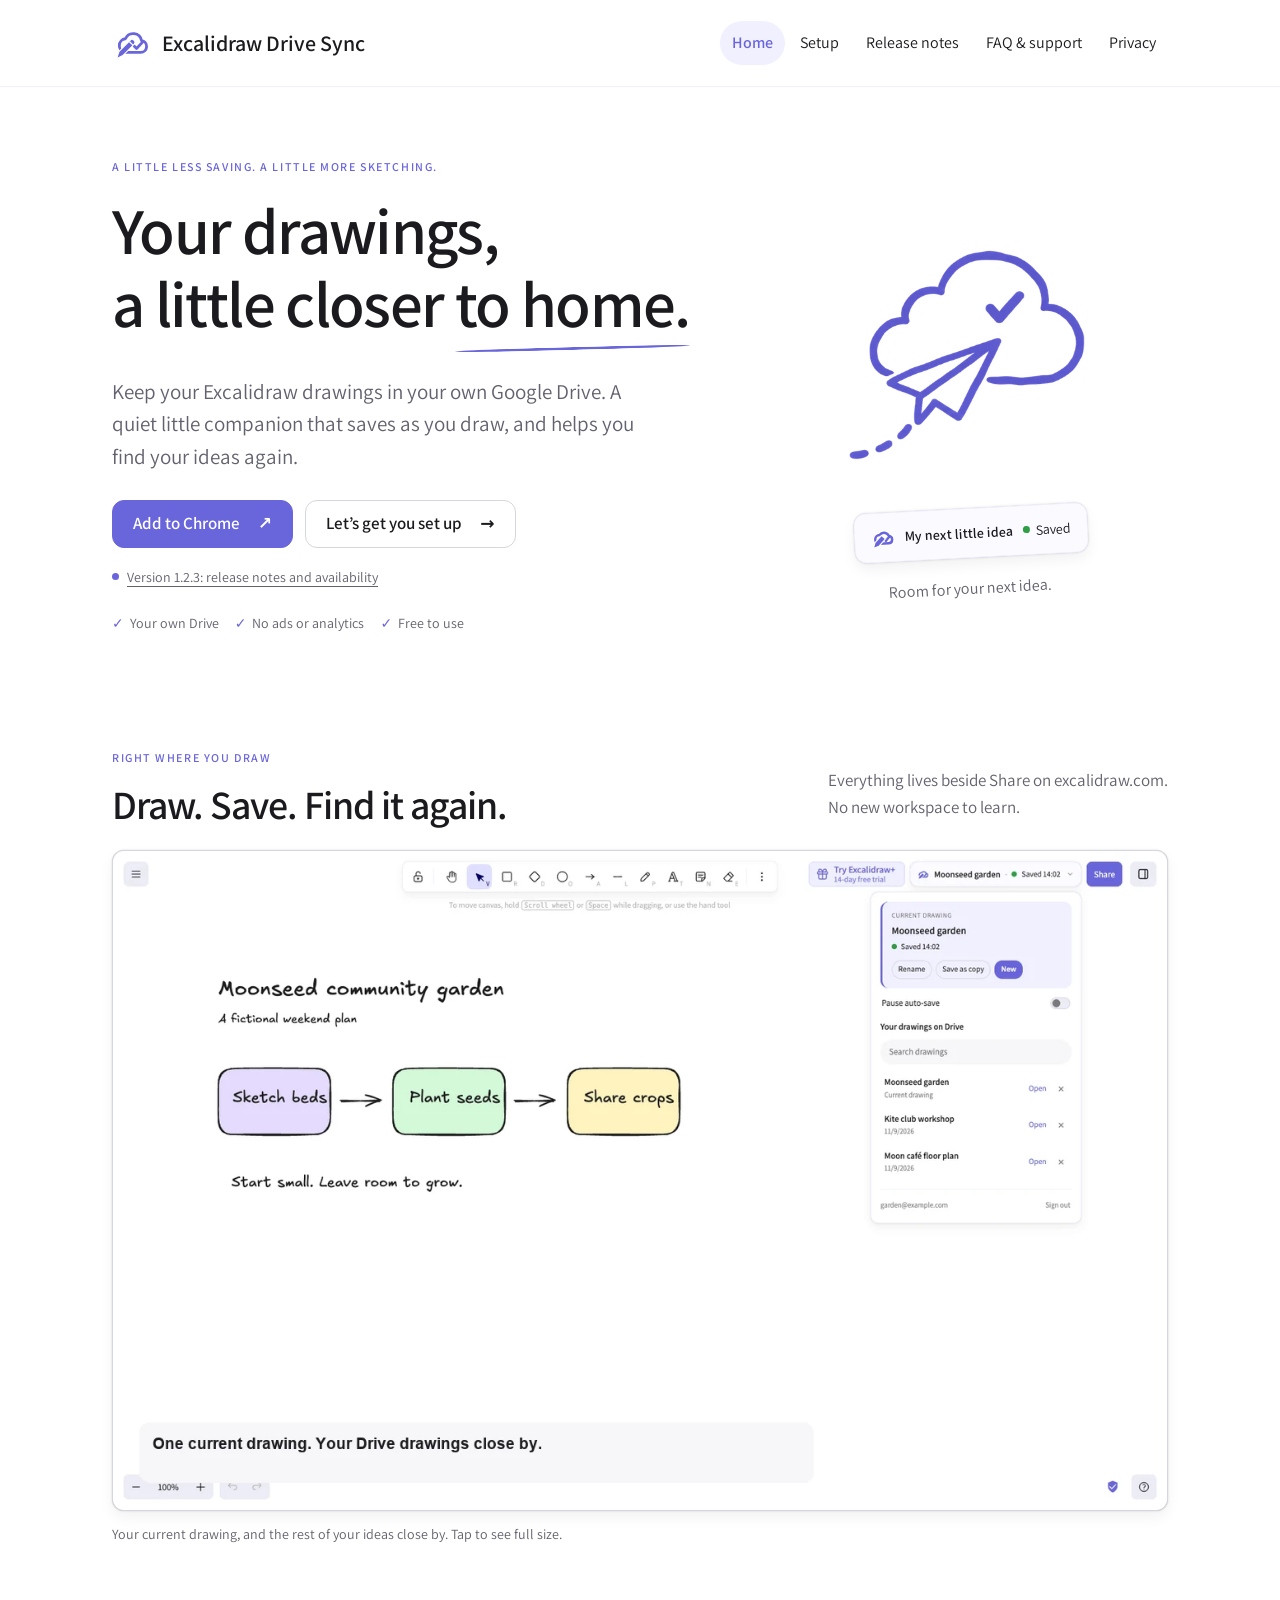
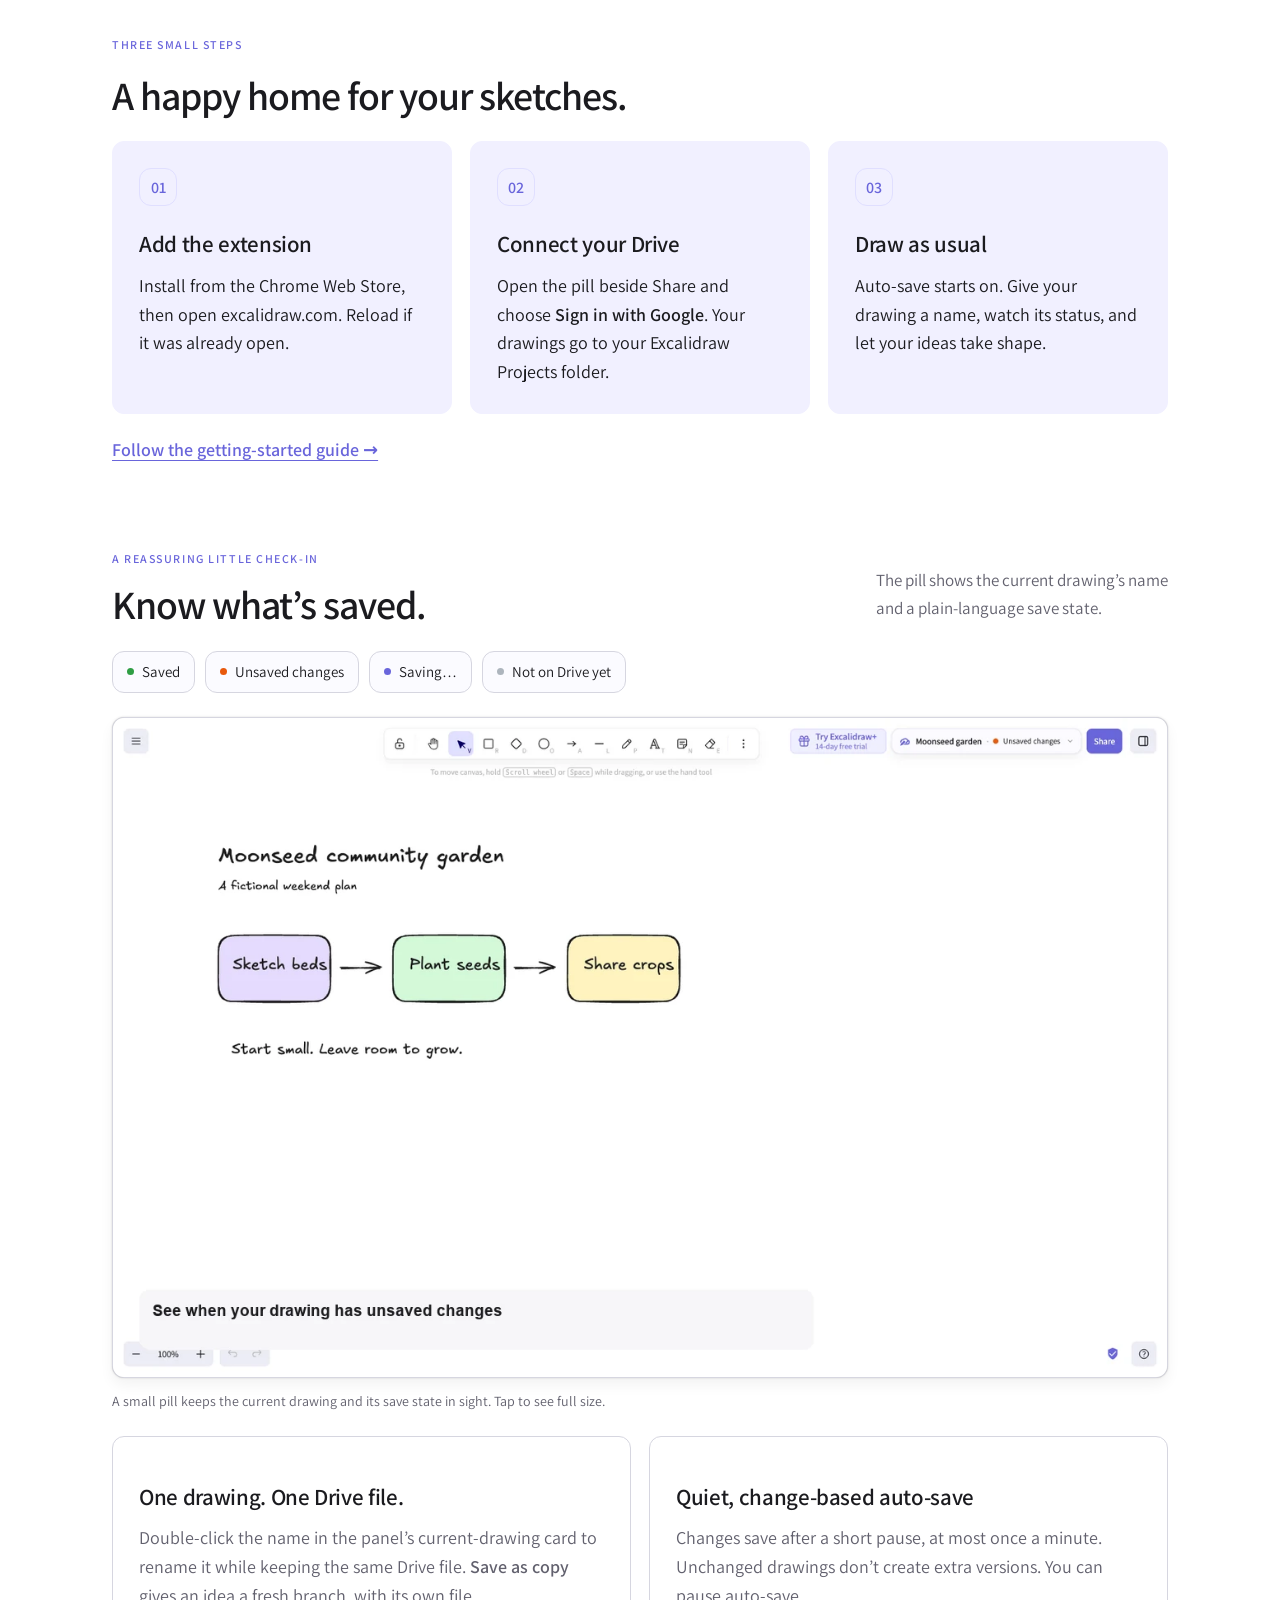
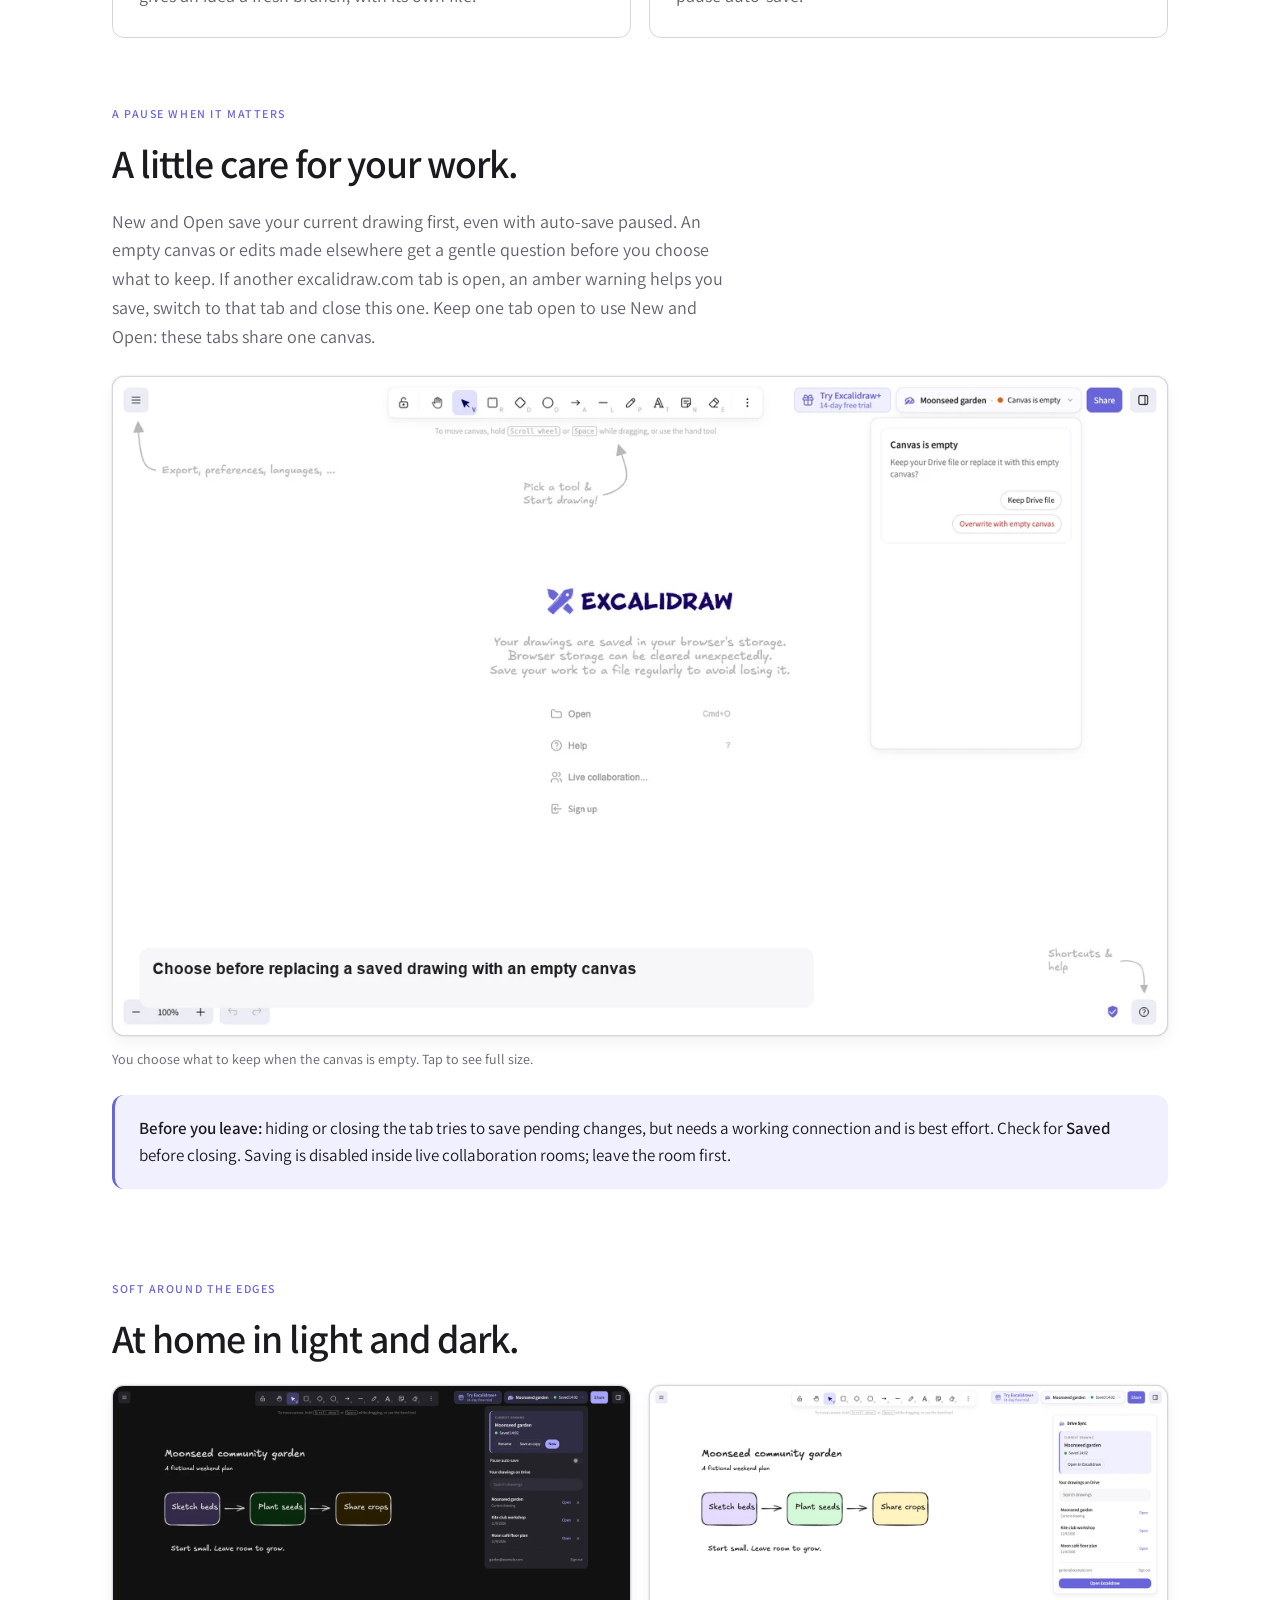
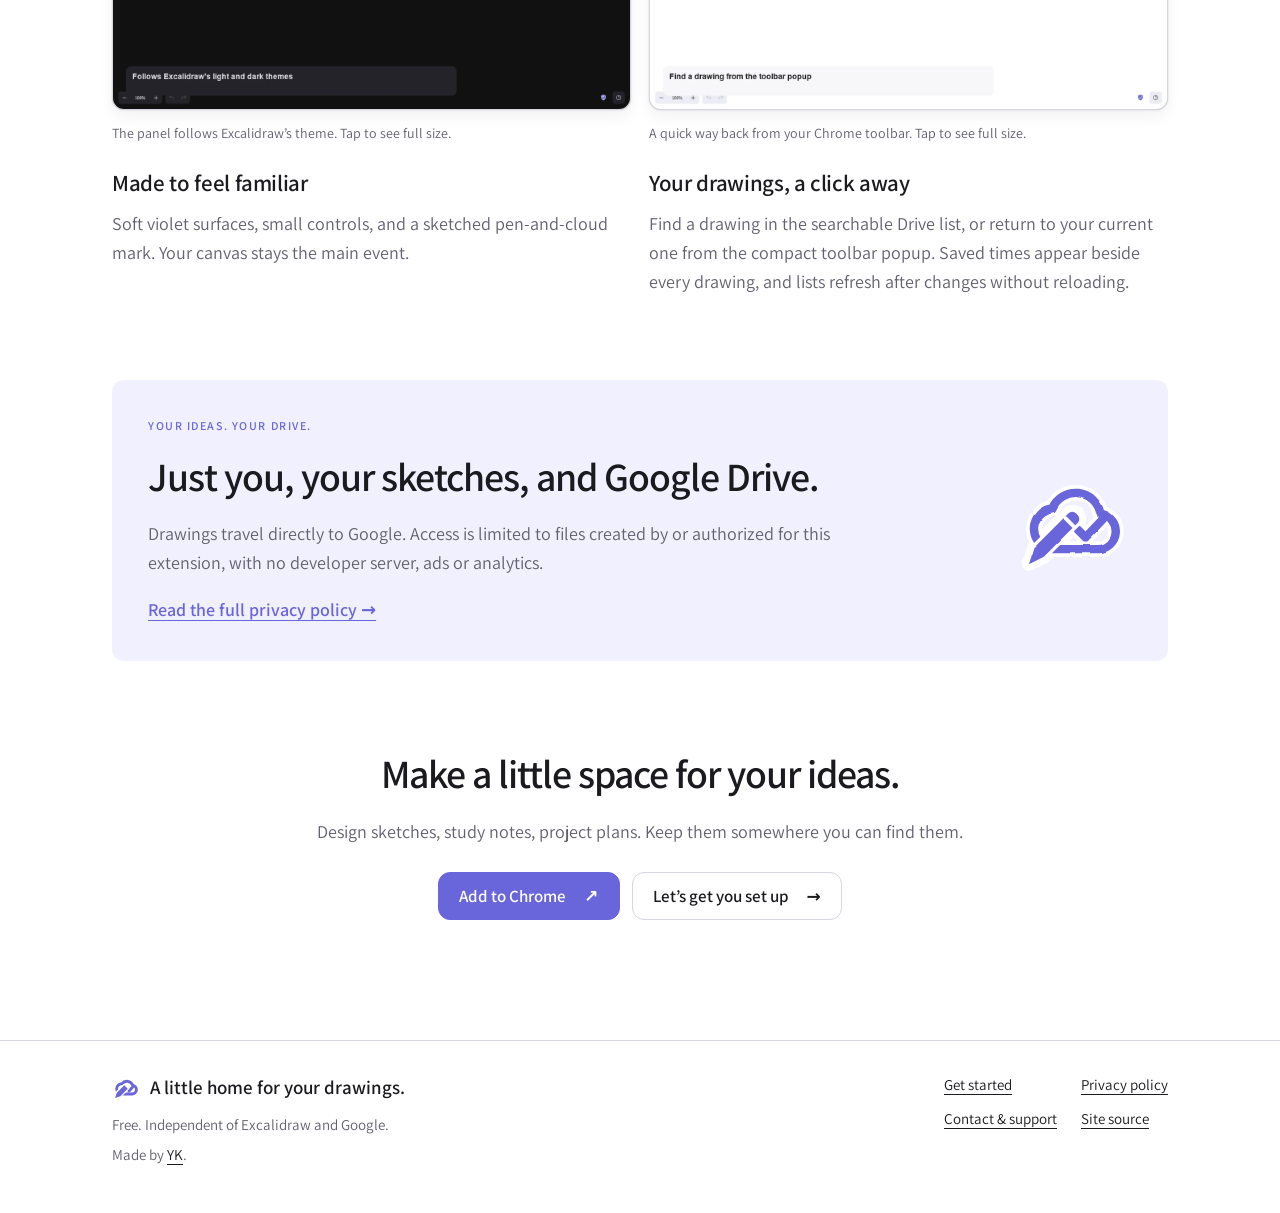
<file: index.html>
<!doctype html>
<html lang="en">
<head>
<meta charset="utf-8"><meta name="viewport" content="width=device-width, initial-scale=1">
<title>A home for your drawings — Excalidraw Drive Sync</title>
<meta name="description" content="Save your Excalidraw drawings to your own Google Drive. Explore the Chrome extension, screenshots, setup and privacy."><meta name="color-scheme" content="light dark">
<meta name="theme-color" content="#ffffff" media="(prefers-color-scheme: light)"><meta name="theme-color" content="#121212" media="(prefers-color-scheme: dark)">
<link rel="canonical" href="https://yck2024.github.io/excalidraw-drive-sync-guide/"><link rel="icon" type="image/svg+xml" href="assets/img/icon-small-sketch.svg">
<link rel="preload" href="assets/fonts/Assistant-Regular.woff2" as="font" type="font/woff2" crossorigin>
<link rel="stylesheet" href="assets/css/tokens.css"><link rel="stylesheet" href="assets/css/site.css">
</head>
<body><a class="skip-link" href="#main">Skip to content</a>
<header class="site-header"><div class="wrap"><a class="brand" href="index.html"><img src="assets/img/icon-v3-sketch-final.svg" width="40" height="40" alt="">Excalidraw Drive Sync</a><nav aria-label="Main"><ul><li><a href="index.html" aria-current="page">Home</a></li><li><a href="setup.html">Setup</a></li><li><a href="release-notes.html">Release notes</a></li><li><a href="faq.html">FAQ &amp; support</a></li><li><a href="privacy.html">Privacy</a></li></ul></nav></div></header>
<main id="main"><section class="hero wrap"><div><p class="eyebrow">A little less saving. A little more sketching.</p><h1>Your drawings, <br>a little closer <span class="underlined">to home.</span></h1><p class="lead">Keep your Excalidraw drawings in your own Google Drive. A quiet little companion that saves as you draw, and helps you find your ideas again.</p><div class="btn-row"><a class="btn btn-primary" href="https://chromewebstore.google.com/detail/excalidraw-drive-sync/okpilcbnakdgjkckgehclioljodklocm">Add to Chrome <span aria-hidden="true">↗</span></a><a class="btn btn-quiet" href="setup.html">Let’s get you set up <span aria-hidden="true">→</span></a></div><p class="release-line"><span class="dot"></span> <a href="release-notes.html#v1-2-3">Version 1.2.3: release notes and availability</a></p><ul class="badges" aria-label="At a glance"><li>Your own Drive</li><li>No ads or analytics</li><li>Free to use</li></ul></div><div class="hero-art"><img class="doodle" src="assets/img/doodle-cloud-plane.webp" width="320" height="321" alt="A sketched violet paper plane flying toward a cloud with a check mark."><div class="sample-pill"><img src="assets/img/icon-small-sketch.svg" width="24" height="24" alt=""><strong>My next little idea</strong><span><i class="dot saved"></i> Saved</span></div><p class="art-note">Room for your next idea.</p></div></section>
<section class="section wrap"><div class="section-heading"><div><p class="eyebrow">Right where you draw</p><h2>Draw. Save. Find it again.</h2></div><p>Everything lives beside Share on excalidraw.com. <br>No new workspace to learn.</p></div><figure><a class="image-link" href="assets/img/screenshot-02-panel.webp" aria-label="View full-size screenshot: Your current drawing, and the rest of your ideas close by."><img class="shot" src="assets/img/screenshot-02-panel.webp" width="1280" height="800" loading="lazy" alt="Excalidraw showing the Moonseed garden drawing, a Saved 14:02 status pill, and the open Drive panel with Rename, Save as copy, New, pause auto-save and a searchable drawing list."></a><figcaption>Your current drawing, and the rest of your ideas close by. <span>Tap to see full size.</span></figcaption></figure></section>
<section class="section wrap"><p class="eyebrow">Three small steps</p><h2>A happy home for your sketches.</h2><div class="grid-3"><article class="card"><span class="step-num">01</span><h3>Add the extension</h3><p>Install from the Chrome Web Store, then open excalidraw.com. Reload if it was already open.</p></article><article class="card"><span class="step-num">02</span><h3>Connect your Drive</h3><p>Open the pill beside Share and choose <strong>Sign in with Google</strong>. Your drawings go to your Excalidraw Projects folder.</p></article><article class="card"><span class="step-num">03</span><h3>Draw as usual</h3><p>Auto-save starts on. Give your drawing a name, watch its status, and let your ideas take shape.</p></article></div><p class="section-link"><a href="setup.html">Follow the getting-started guide <span aria-hidden="true">→</span></a></p></section>
<section class="section wrap"><div class="section-heading"><div><p class="eyebrow">A reassuring little check-in</p><h2>Know what’s saved.</h2></div><p>The pill shows the current drawing’s name <br>and a plain-language save state.</p></div><div class="states" aria-label="Save states"><span><i class="dot saved"></i>Saved</span><span><i class="dot unsaved"></i>Unsaved changes</span><span><i class="dot"></i>Saving…</span><span><i class="dot none"></i>Not on Drive yet</span></div><figure><a class="image-link" href="assets/img/screenshot-01-pill.webp" aria-label="View full-size screenshot: A small pill keeps the current drawing and its save state in sight."><img class="shot" src="assets/img/screenshot-01-pill.webp" width="1280" height="800" loading="lazy" alt="The save-status pill beside Share names Moonseed garden and shows an orange dot with Unsaved changes above a hand-drawn garden plan."></a><figcaption>A small pill keeps the current drawing and its save state in sight. <span>Tap to see full size.</span></figcaption></figure><div class="grid"><article class="card"><h3>One drawing. One Drive file.</h3><p>Double-click the name in the panel’s current-drawing card to rename it while keeping the same Drive file. <strong>Save as copy</strong> gives an idea a fresh branch, with its own file.</p></article><article class="card"><h3>Quiet, change-based auto-save</h3><p>Changes save after a short pause, at most once a minute. Unchanged drawings don’t create extra versions. You can pause auto-save.</p></article></div></section>
<section class="section wrap"><p class="eyebrow">A pause when it matters</p><h2>A little care for your work.</h2><p class="section-intro">New and Open save your current drawing first, even with auto-save paused. An empty canvas or edits made elsewhere get a gentle question before you choose what to keep. If another excalidraw.com tab is open, an amber warning helps you save, switch to that tab and close this one. Keep one tab open to use New and Open: these tabs share one canvas.</p><figure><a class="image-link" href="assets/img/screenshot-03-safety.webp" aria-label="View full-size screenshot: You choose what to keep when the canvas is empty."><img class="shot" src="assets/img/screenshot-03-safety.webp" width="1280" height="800" loading="lazy" alt="The in-panel Canvas is empty question offers Keep Drive file or Overwrite with empty canvas before replacing a saved drawing."></a><figcaption>You choose what to keep when the canvas is empty. <span>Tap to see full size.</span></figcaption></figure><aside class="note"><strong>Before you leave:</strong> hiding or closing the tab tries to save pending changes, but needs a working connection and is best effort. Check for <strong>Saved</strong> before closing. Saving is disabled inside live collaboration rooms; leave the room first.</aside></section>
<section class="section wrap"><p class="eyebrow">Soft around the edges</p><h2>At home in light and dark.</h2><div class="grid"><div><figure><a class="image-link" href="assets/img/screenshot-04-dark.webp" aria-label="View full-size screenshot: The panel follows Excalidraw’s theme."><img class="shot" src="assets/img/screenshot-04-dark.webp" width="1280" height="800" loading="lazy" alt="Excalidraw in dark mode with a violet-tinted current-drawing card, saved status, search field and Drive drawing list."></a><figcaption>The panel follows Excalidraw’s theme. <span>Tap to see full size.</span></figcaption></figure><h3>Made to feel familiar</h3><p>Soft violet surfaces, small controls, and a sketched pen-and-cloud mark. Your canvas stays the main event.</p></div><div><figure><a class="image-link" href="assets/img/screenshot-05-popup.webp" aria-label="View full-size screenshot: A quick way back from your Chrome toolbar."><img class="shot" src="assets/img/screenshot-05-popup.webp" width="1280" height="800" loading="lazy" alt="The compact Chrome toolbar popup shows the current Moonseed garden drawing, an Open in Excalidraw action and a searchable list of Drive drawings."></a><figcaption>A quick way back from your Chrome toolbar. <span>Tap to see full size.</span></figcaption></figure><h3>Your drawings, a click away</h3><p>Find a drawing in the searchable Drive list, or return to your current one from the compact toolbar popup. Saved times appear beside every drawing, and lists refresh after changes without reloading.</p></div></div></section>
<section class="section wrap"><div class="callout"><div><p class="eyebrow">Your ideas. Your Drive.</p><h2>Just you, your sketches, and Google Drive.</h2><p>Drawings travel directly to Google. Access is limited to files created by or authorized for this extension, with no developer server, ads or analytics.</p><a href="privacy.html">Read the full privacy policy <span aria-hidden="true">→</span></a></div><img src="assets/img/icon-v3-sketch-final.svg" width="120" height="120" alt=""></div></section>
<section class="section wrap final-cta"><h2>Make a little space for your ideas.</h2><p>Design sketches, study notes, project plans. Keep them somewhere you can find them.</p><div class="btn-row"><a class="btn btn-primary" href="https://chromewebstore.google.com/detail/excalidraw-drive-sync/okpilcbnakdgjkckgehclioljodklocm">Add to Chrome <span aria-hidden="true">↗</span></a><a class="btn btn-quiet" href="setup.html">Let’s get you set up <span aria-hidden="true">→</span></a></div></section></main>
<footer class="site-footer"><div class="wrap"><div><a class="brand footer-brand" href="index.html"><img src="assets/img/icon-small-sketch.svg" width="28" height="28" alt="">A little home for your drawings.</a><p>Free. Independent of Excalidraw and Google.</p><p>Made by <a href="https://kengblog.com/">YK</a>.</p></div><nav aria-label="Footer"><ul><li><a href="setup.html">Get started</a></li><li><a href="privacy.html">Privacy policy</a></li><li><a href="https://kengblog.com/contact.html">Contact &amp; support</a></li><li><a href="https://github.com/yck2024/excalidraw-drive-sync-guide">Site source</a></li></ul></nav></div></footer>
</body></html>
</file>
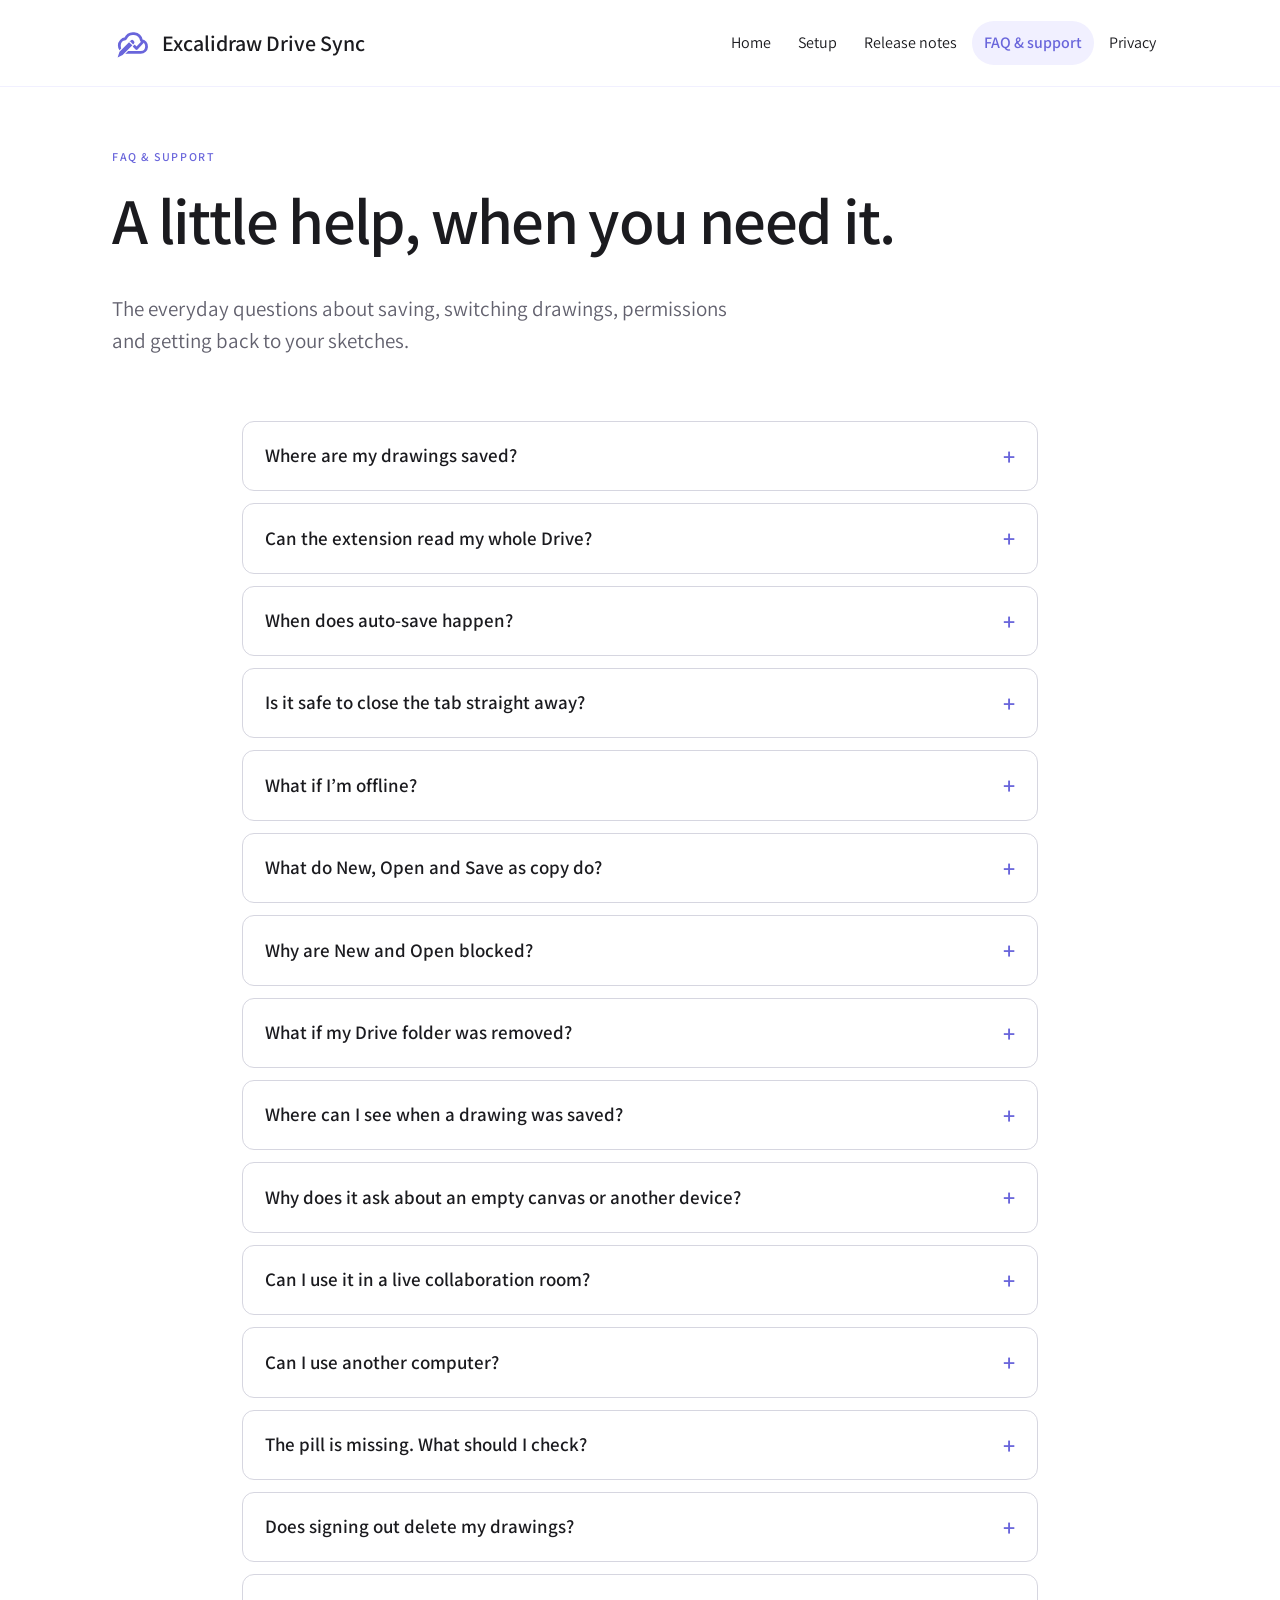
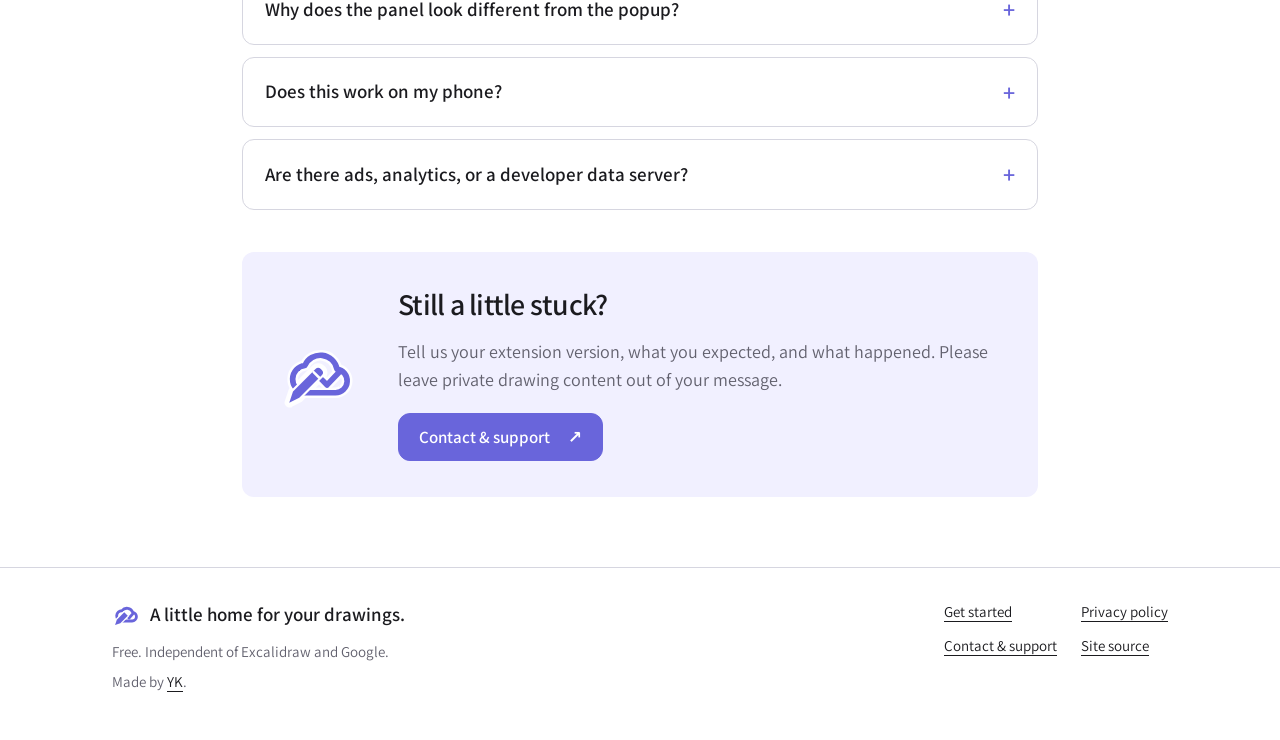
<file: faq.html>
<!doctype html>
<html lang="en">
<head>
<meta charset="utf-8"><meta name="viewport" content="width=device-width, initial-scale=1">
<title>FAQ & support — Excalidraw Drive Sync</title>
<meta name="description" content="Answers about auto-save, Google Drive access, live collaboration, offline use, shared tabs, folder recovery and support for Excalidraw Drive Sync."><meta name="color-scheme" content="light dark">
<meta name="theme-color" content="#ffffff" media="(prefers-color-scheme: light)"><meta name="theme-color" content="#121212" media="(prefers-color-scheme: dark)">
<link rel="canonical" href="https://yck2024.github.io/excalidraw-drive-sync-guide/faq.html"><link rel="icon" type="image/svg+xml" href="assets/img/icon-small-sketch.svg">
<link rel="preload" href="assets/fonts/Assistant-Regular.woff2" as="font" type="font/woff2" crossorigin>
<link rel="stylesheet" href="assets/css/tokens.css"><link rel="stylesheet" href="assets/css/site.css">
</head>
<body><a class="skip-link" href="#main">Skip to content</a>
<header class="site-header"><div class="wrap"><a class="brand" href="index.html"><img src="assets/img/icon-v3-sketch-final.svg" width="40" height="40" alt="">Excalidraw Drive Sync</a><nav aria-label="Main"><ul><li><a href="index.html">Home</a></li><li><a href="setup.html">Setup</a></li><li><a href="release-notes.html">Release notes</a></li><li><a href="faq.html" aria-current="page">FAQ &amp; support</a></li><li><a href="privacy.html">Privacy</a></li></ul></nav></div></header>
<main id="main"><section class="page-head wrap"><p class="eyebrow">FAQ & support</p><h1>A little help, when you need it.</h1><p class="lead">The everyday questions about saving, switching drawings, permissions and getting back to your sketches.</p></section><div class="wrap reading faq"><details><summary>Where are my drawings saved?</summary><div class="answer"><p>In the Excalidraw Projects folder in your own Google Drive. Each drawing stays linked to its own Drive file. Drawing content is also present locally in Excalidraw.</p></div></details><details><summary>Can the extension read my whole Drive?</summary><div class="answer"><p>No. It uses Google’s per-file <code>drive.file</code> scope: files created by or explicitly authorized for the extension. <a href="privacy.html#permissions">Read the permission details</a>.</p></div></details><details><summary>When does auto-save happen?</summary><div class="answer"><p>Auto-save is on by default after you connect Drive. Changes save after a short pause, at most once a minute. Unchanged drawings do not create extra versions. You can pause auto-save in the panel.</p></div></details><details><summary>Is it safe to close the tab straight away?</summary><div class="answer"><p>Check that the pill says <strong>Saved</strong> before closing. Hiding or closing the tab attempts to save pending changes immediately, but that attempt is best effort and needs a working connection.</p></div></details><details><summary>What if I’m offline?</summary><div class="answer"><p>Drive operations need a connection. Don’t assume pending changes have reached Drive while offline. Keep your canvas open and check for Saved after reconnecting. You can also use Excalidraw’s own file export to keep a local copy.</p></div></details><details><summary>What do New, Open and Save as copy do?</summary><div class="answer"><p>New and Open save your current drawing before switching, even when auto-save is paused. Save as copy creates a separate drawing with its own Drive file. Double-click the drawing name in the panel’s current-drawing card, or choose Rename, to keep the original Drive file link.</p></div></details><details><summary>Why are New and Open blocked?</summary><div class="answer"><p>Open excalidraw.com tabs in the same Chrome profile share one canvas. To avoid switching that shared canvas underneath another tab, New and Open are blocked while more than one is open. An amber warning lists the other tabs; trying New or Open shows a pop-out explanation and a short shake. Choose <strong>Switch to tab</strong>, marked <strong>Closes this one</strong>, to save, switch to the selected tab and close the current one. If saving fails, this tab stays open. Keep one Excalidraw tab open, then try again. Live collaboration rooms also require you to leave the room before switching.</p></div></details><details><summary>What if my Drive folder was removed?</summary><div class="answer"><p>The extension detects when its remembered Excalidraw Projects folder was removed or is no longer accessible. It looks for an accessible folder with that name and creates one when needed for a new save; this does not restore deleted drawings. If a Drive operation fails, the panel shows Google’s error text with <strong>Retry loading</strong> or <strong>Retry save</strong>. Check your connection and Drive access, then retry.</p></div></details><details><summary>Where can I see when a drawing was saved?</summary><div class="answer"><p>Every drawing in the panel list and toolbar popup shows its saved time, including the current drawing. Older saves include the date. The lists refresh after a save, rename, delete or copy without a page reload.</p></div></details><details><summary>Why does it ask about an empty canvas or another device?</summary><div class="answer"><p>An empty-canvas question helps prevent accidentally replacing a saved drawing with nothing. An edits-made-elsewhere question helps you choose which version to keep. Read the in-panel options before continuing.</p></div></details><details><summary>Can I use it in a live collaboration room?</summary><div class="answer"><p>Saving is disabled in live collaboration rooms. Leave the room before saving or switching drawings with this extension. It is not a live multi-user sync service.</p></div></details><details><summary>Can I use another computer?</summary><div class="answer"><p>Install the extension in desktop Chrome there, sign in with the same Google account, and open a saved drawing from the Drive list. Wait for Saved on the first computer before switching; if versions differ, the panel will ask what to keep.</p></div></details><details><summary>The pill is missing. What should I check?</summary><div class="answer"><p>Make sure you’re on <a href="https://excalidraw.com/">excalidraw.com</a>, with the extension enabled, then reload the page. On a narrow window, look for the small pen-and-cloud icon and dot beside Share. If your controls look different, check Chrome’s extension details and <a href="release-notes.html#v1-2-3">version 1.2.3 availability</a>.</p></div></details><details><summary>Does signing out delete my drawings?</summary><div class="answer"><p>No. It clears cached Google tokens and attempts revocation, but leaves Drive files and your Excalidraw canvas in place. You can delete files in Drive or revoke access in your Google Account.</p></div></details><details><summary>Why does the panel look different from the popup?</summary><div class="answer"><p>The on-page panel follows Excalidraw’s light or dark theme. The Chrome toolbar popup follows your system theme. The popup gives quick access to your current drawing and searchable Drive list.</p></div></details><details><summary>Does this work on my phone?</summary><div class="answer"><p>The extension needs Chrome on a computer. You can read this guide on your phone, but mobile Chrome does not run this extension.</p></div></details><details><summary>Are there ads, analytics, or a developer data server?</summary><div class="answer"><p>No. Drawings go directly to Google Drive. The extension has no developer-operated backend, ads, analytics or data sales. See the <a href="privacy.html">full privacy policy</a> for functional data processing and storage details.</p></div></details><section class="callout support"><img src="assets/img/icon-v3-sketch-final.svg" width="80" height="80" alt=""><div><h2>Still a little stuck?</h2><p>Tell us your extension version, what you expected, and what happened. Please leave private drawing content out of your message.</p><a class="btn btn-primary" href="https://kengblog.com/contact.html">Contact &amp; support <span aria-hidden="true">↗</span></a></div></section></div></main>
<footer class="site-footer"><div class="wrap"><div><a class="brand footer-brand" href="index.html"><img src="assets/img/icon-small-sketch.svg" width="28" height="28" alt="">A little home for your drawings.</a><p>Free. Independent of Excalidraw and Google.</p><p>Made by <a href="https://kengblog.com/">YK</a>.</p></div><nav aria-label="Footer"><ul><li><a href="setup.html">Get started</a></li><li><a href="privacy.html">Privacy policy</a></li><li><a href="https://kengblog.com/contact.html">Contact &amp; support</a></li><li><a href="https://github.com/yck2024/excalidraw-drive-sync-guide">Site source</a></li></ul></nav></div></footer>
</body></html>
</file>
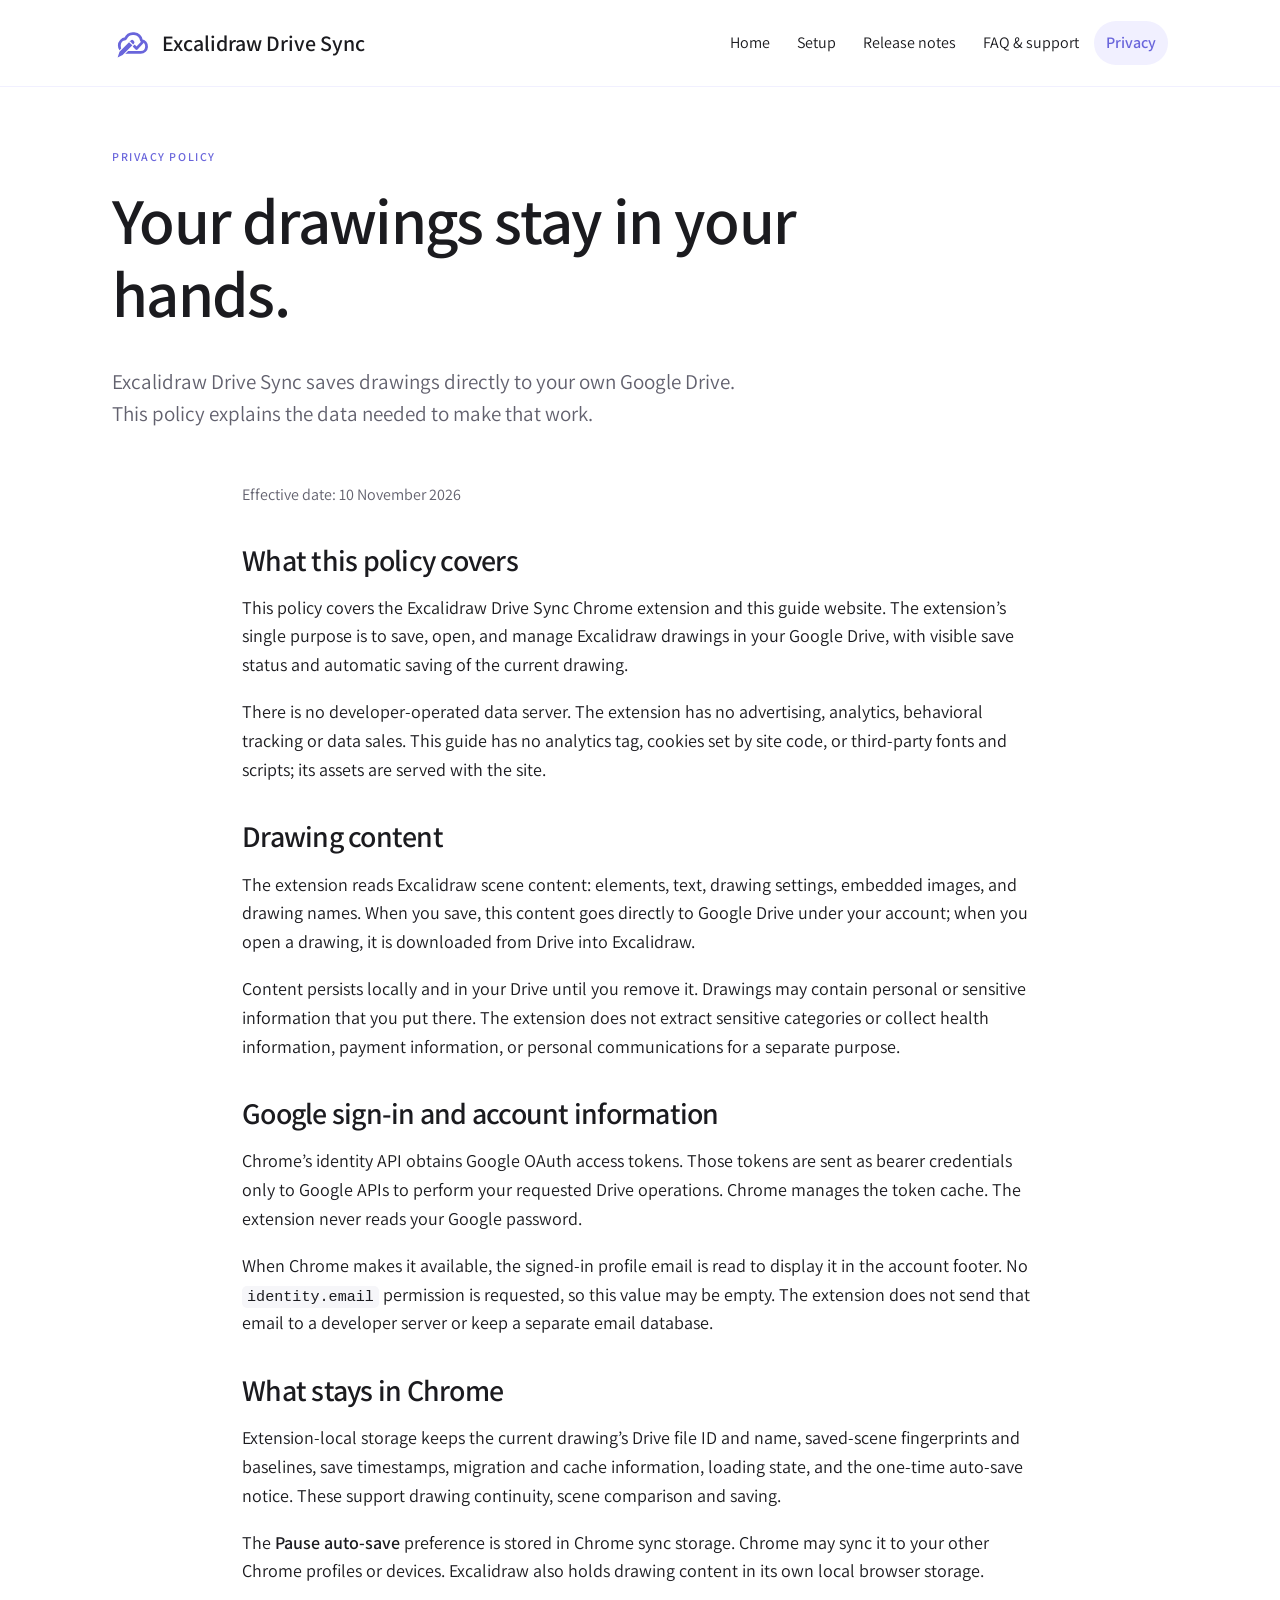
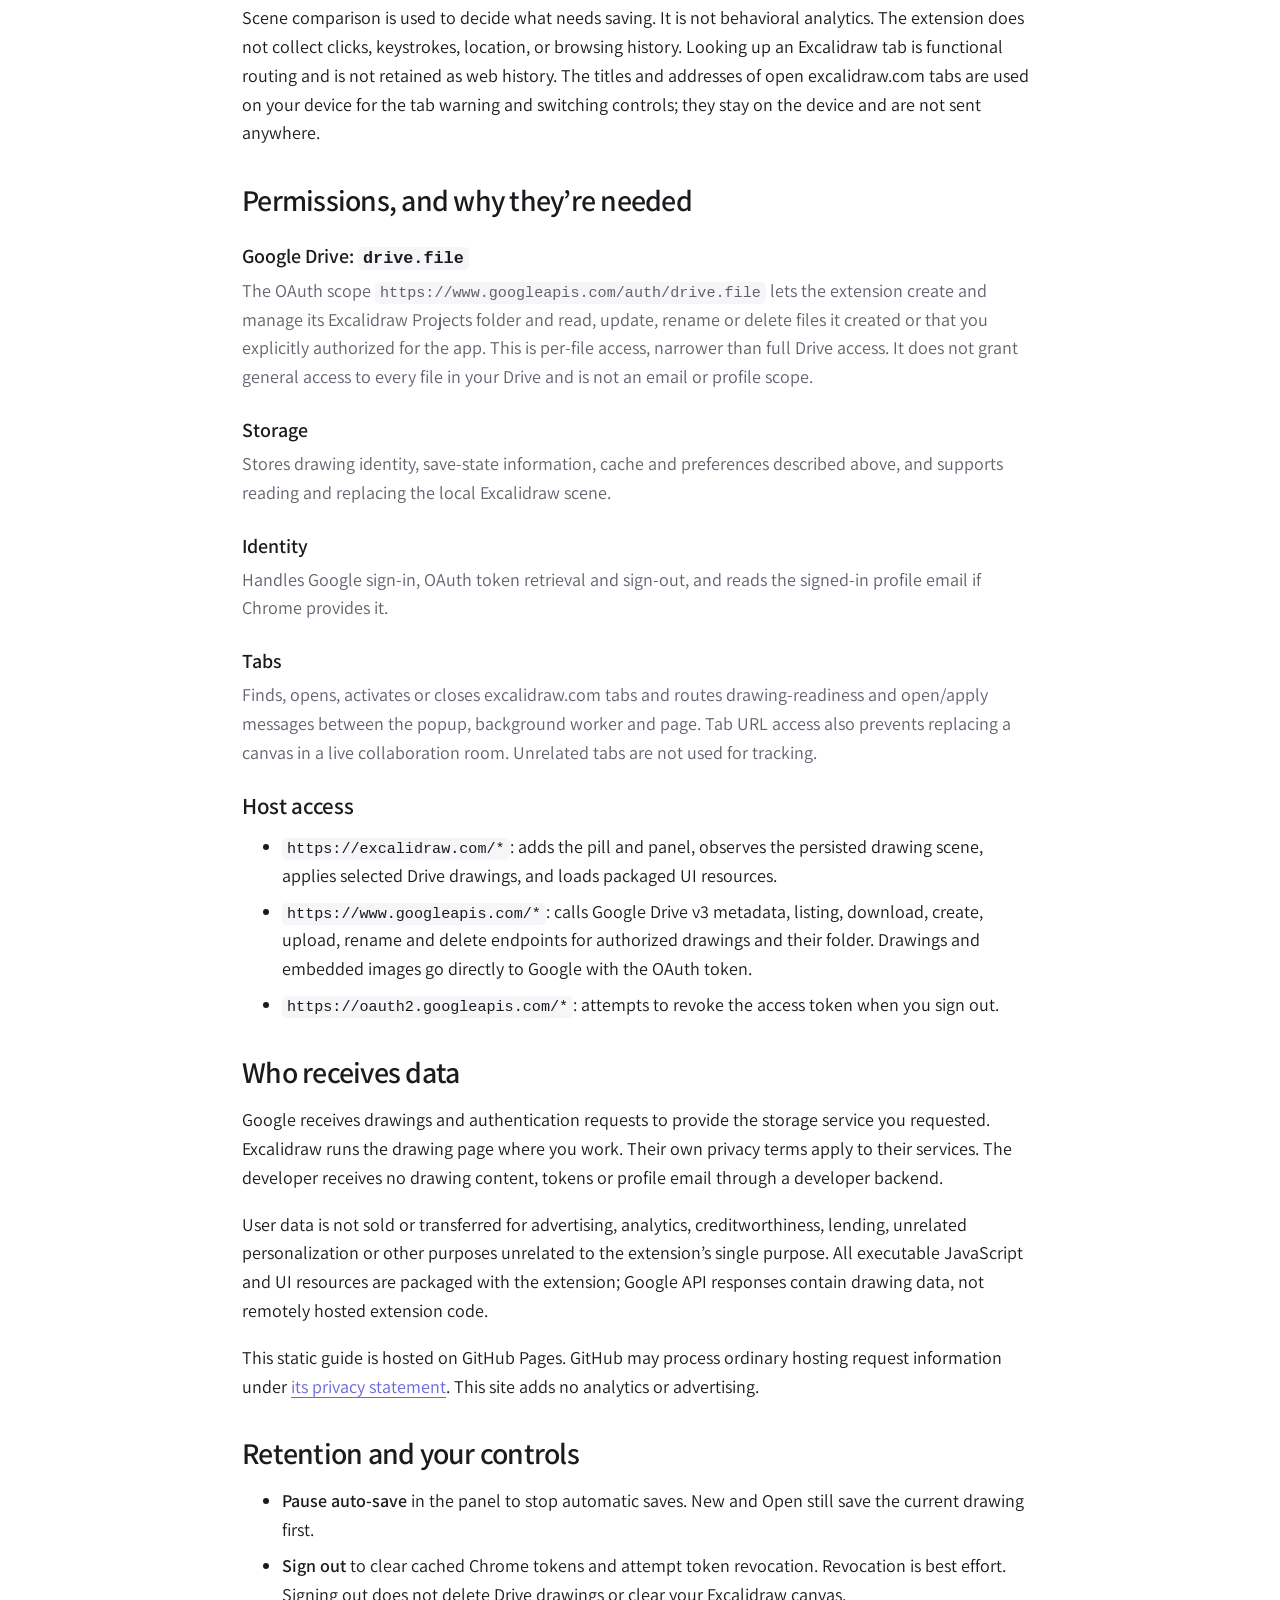
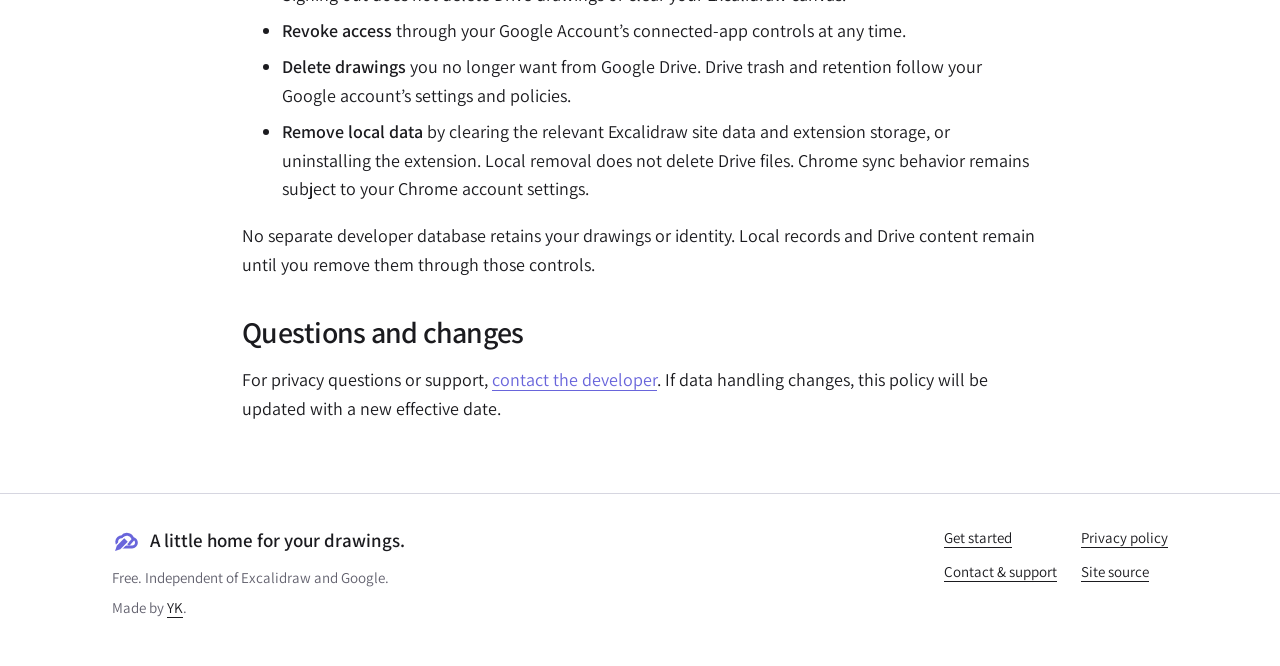
<file: privacy.html>
<!doctype html>
<html lang="en">
<head>
<meta charset="utf-8"><meta name="viewport" content="width=device-width, initial-scale=1">
<title>Privacy policy — Excalidraw Drive Sync</title>
<meta name="description" content="How Excalidraw Drive Sync handles drawing content, Google sign-in, drive.file permissions, local storage, retention and your controls. Effective 10 November 2026."><meta name="color-scheme" content="light dark">
<meta name="theme-color" content="#ffffff" media="(prefers-color-scheme: light)"><meta name="theme-color" content="#121212" media="(prefers-color-scheme: dark)">
<link rel="canonical" href="https://yck2024.github.io/excalidraw-drive-sync-guide/privacy.html"><link rel="icon" type="image/svg+xml" href="assets/img/icon-small-sketch.svg">
<link rel="preload" href="assets/fonts/Assistant-Regular.woff2" as="font" type="font/woff2" crossorigin>
<link rel="stylesheet" href="assets/css/tokens.css"><link rel="stylesheet" href="assets/css/site.css">
</head>
<body><a class="skip-link" href="#main">Skip to content</a>
<header class="site-header"><div class="wrap"><a class="brand" href="index.html"><img src="assets/img/icon-v3-sketch-final.svg" width="40" height="40" alt="">Excalidraw Drive Sync</a><nav aria-label="Main"><ul><li><a href="index.html">Home</a></li><li><a href="setup.html">Setup</a></li><li><a href="release-notes.html">Release notes</a></li><li><a href="faq.html">FAQ &amp; support</a></li><li><a href="privacy.html" aria-current="page">Privacy</a></li></ul></nav></div></header>
<main id="main"><section class="page-head wrap"><p class="eyebrow">Privacy policy</p><h1>Your drawings stay in your hands.</h1><p class="lead">Excalidraw Drive Sync saves drawings directly to your own Google Drive. This policy explains the data needed to make that work.</p></section><div class="wrap reading prose"><p class="effective">Effective date: <time datetime="2026-11-10">10 November 2026</time></p><section><h2>What this policy covers</h2><p>This policy covers the Excalidraw Drive Sync Chrome extension and this guide website. The extension’s single purpose is to save, open, and manage Excalidraw drawings in your Google Drive, with visible save status and automatic saving of the current drawing.</p><p>There is no developer-operated data server. The extension has no advertising, analytics, behavioral tracking or data sales. This guide has no analytics tag, cookies set by site code, or third-party fonts and scripts; its assets are served with the site.</p></section><section><h2>Drawing content</h2><p>The extension reads Excalidraw scene content: elements, text, drawing settings, embedded images, and drawing names. When you save, this content goes directly to Google Drive under your account; when you open a drawing, it is downloaded from Drive into Excalidraw.</p><p>Content persists locally and in your Drive until you remove it. Drawings may contain personal or sensitive information that you put there. The extension does not extract sensitive categories or collect health information, payment information, or personal communications for a separate purpose.</p></section><section><h2>Google sign-in and account information</h2><p>Chrome’s identity API obtains Google OAuth access tokens. Those tokens are sent as bearer credentials only to Google APIs to perform your requested Drive operations. Chrome manages the token cache. The extension never reads your Google password.</p><p>When Chrome makes it available, the signed-in profile email is read to display it in the account footer. No <code>identity.email</code> permission is requested, so this value may be empty. The extension does not send that email to a developer server or keep a separate email database.</p></section><section><h2>What stays in Chrome</h2><p>Extension-local storage keeps the current drawing’s Drive file ID and name, saved-scene fingerprints and baselines, save timestamps, migration and cache information, loading state, and the one-time auto-save notice. These support drawing continuity, scene comparison and saving.</p><p>The <strong>Pause auto-save</strong> preference is stored in Chrome sync storage. Chrome may sync it to your other Chrome profiles or devices. Excalidraw also holds drawing content in its own local browser storage.</p><p>Scene comparison is used to decide what needs saving. It is not behavioral analytics. The extension does not collect clicks, keystrokes, location, or browsing history. Looking up an Excalidraw tab is functional routing and is not retained as web history. The titles and addresses of open excalidraw.com tabs are used on your device for the tab warning and switching controls; they stay on the device and are not sent anywhere.</p></section><section id="permissions"><h2>Permissions, and why they’re needed</h2><dl><dt>Google Drive: <code>drive.file</code></dt><dd>The OAuth scope <code>https://www.googleapis.com/auth/drive.file</code> lets the extension create and manage its Excalidraw Projects folder and read, update, rename or delete files it created or that you explicitly authorized for the app. This is per-file access, narrower than full Drive access. It does not grant general access to every file in your Drive and is not an email or profile scope.</dd><dt>Storage</dt><dd>Stores drawing identity, save-state information, cache and preferences described above, and supports reading and replacing the local Excalidraw scene.</dd><dt>Identity</dt><dd>Handles Google sign-in, OAuth token retrieval and sign-out, and reads the signed-in profile email if Chrome provides it.</dd><dt>Tabs</dt><dd>Finds, opens, activates or closes excalidraw.com tabs and routes drawing-readiness and open/apply messages between the popup, background worker and page. Tab URL access also prevents replacing a canvas in a live collaboration room. Unrelated tabs are not used for tracking.</dd></dl><h3>Host access</h3><ul><li><code>https://excalidraw.com/*</code>: adds the pill and panel, observes the persisted drawing scene, applies selected Drive drawings, and loads packaged UI resources.</li><li><code>https://www.googleapis.com/*</code>: calls Google Drive v3 metadata, listing, download, create, upload, rename and delete endpoints for authorized drawings and their folder. Drawings and embedded images go directly to Google with the OAuth token.</li><li><code>https://oauth2.googleapis.com/*</code>: attempts to revoke the access token when you sign out.</li></ul></section><section><h2>Who receives data</h2><p>Google receives drawings and authentication requests to provide the storage service you requested. Excalidraw runs the drawing page where you work. Their own privacy terms apply to their services. The developer receives no drawing content, tokens or profile email through a developer backend.</p><p>User data is not sold or transferred for advertising, analytics, creditworthiness, lending, unrelated personalization or other purposes unrelated to the extension’s single purpose. All executable JavaScript and UI resources are packaged with the extension; Google API responses contain drawing data, not remotely hosted extension code.</p><p>This static guide is hosted on GitHub Pages. GitHub may process ordinary hosting request information under <a href="https://docs.github.com/en/site-policy/privacy-policies/github-general-privacy-statement">its privacy statement</a>. This site adds no analytics or advertising.</p></section><section><h2>Retention and your controls</h2><ul><li><strong>Pause auto-save</strong> in the panel to stop automatic saves. New and Open still save the current drawing first.</li><li><strong>Sign out</strong> to clear cached Chrome tokens and attempt token revocation. Revocation is best effort. Signing out does not delete Drive drawings or clear your Excalidraw canvas.</li><li><strong>Revoke access</strong> through your Google Account’s connected-app controls at any time.</li><li><strong>Delete drawings</strong> you no longer want from Google Drive. Drive trash and retention follow your Google account’s settings and policies.</li><li><strong>Remove local data</strong> by clearing the relevant Excalidraw site data and extension storage, or uninstalling the extension. Local removal does not delete Drive files. Chrome sync behavior remains subject to your Chrome account settings.</li></ul><p>No separate developer database retains your drawings or identity. Local records and Drive content remain until you remove them through those controls.</p></section><section><h2>Questions and changes</h2><p>For privacy questions or support, <a href="https://kengblog.com/contact.html">contact the developer</a>. If data handling changes, this policy will be updated with a new effective date.</p></section></div></main>
<footer class="site-footer"><div class="wrap"><div><a class="brand footer-brand" href="index.html"><img src="assets/img/icon-small-sketch.svg" width="28" height="28" alt="">A little home for your drawings.</a><p>Free. Independent of Excalidraw and Google.</p><p>Made by <a href="https://kengblog.com/">YK</a>.</p></div><nav aria-label="Footer"><ul><li><a href="setup.html">Get started</a></li><li><a href="privacy.html">Privacy policy</a></li><li><a href="https://kengblog.com/contact.html">Contact &amp; support</a></li><li><a href="https://github.com/yck2024/excalidraw-drive-sync-guide">Site source</a></li></ul></nav></div></footer>
</body></html>
</file>
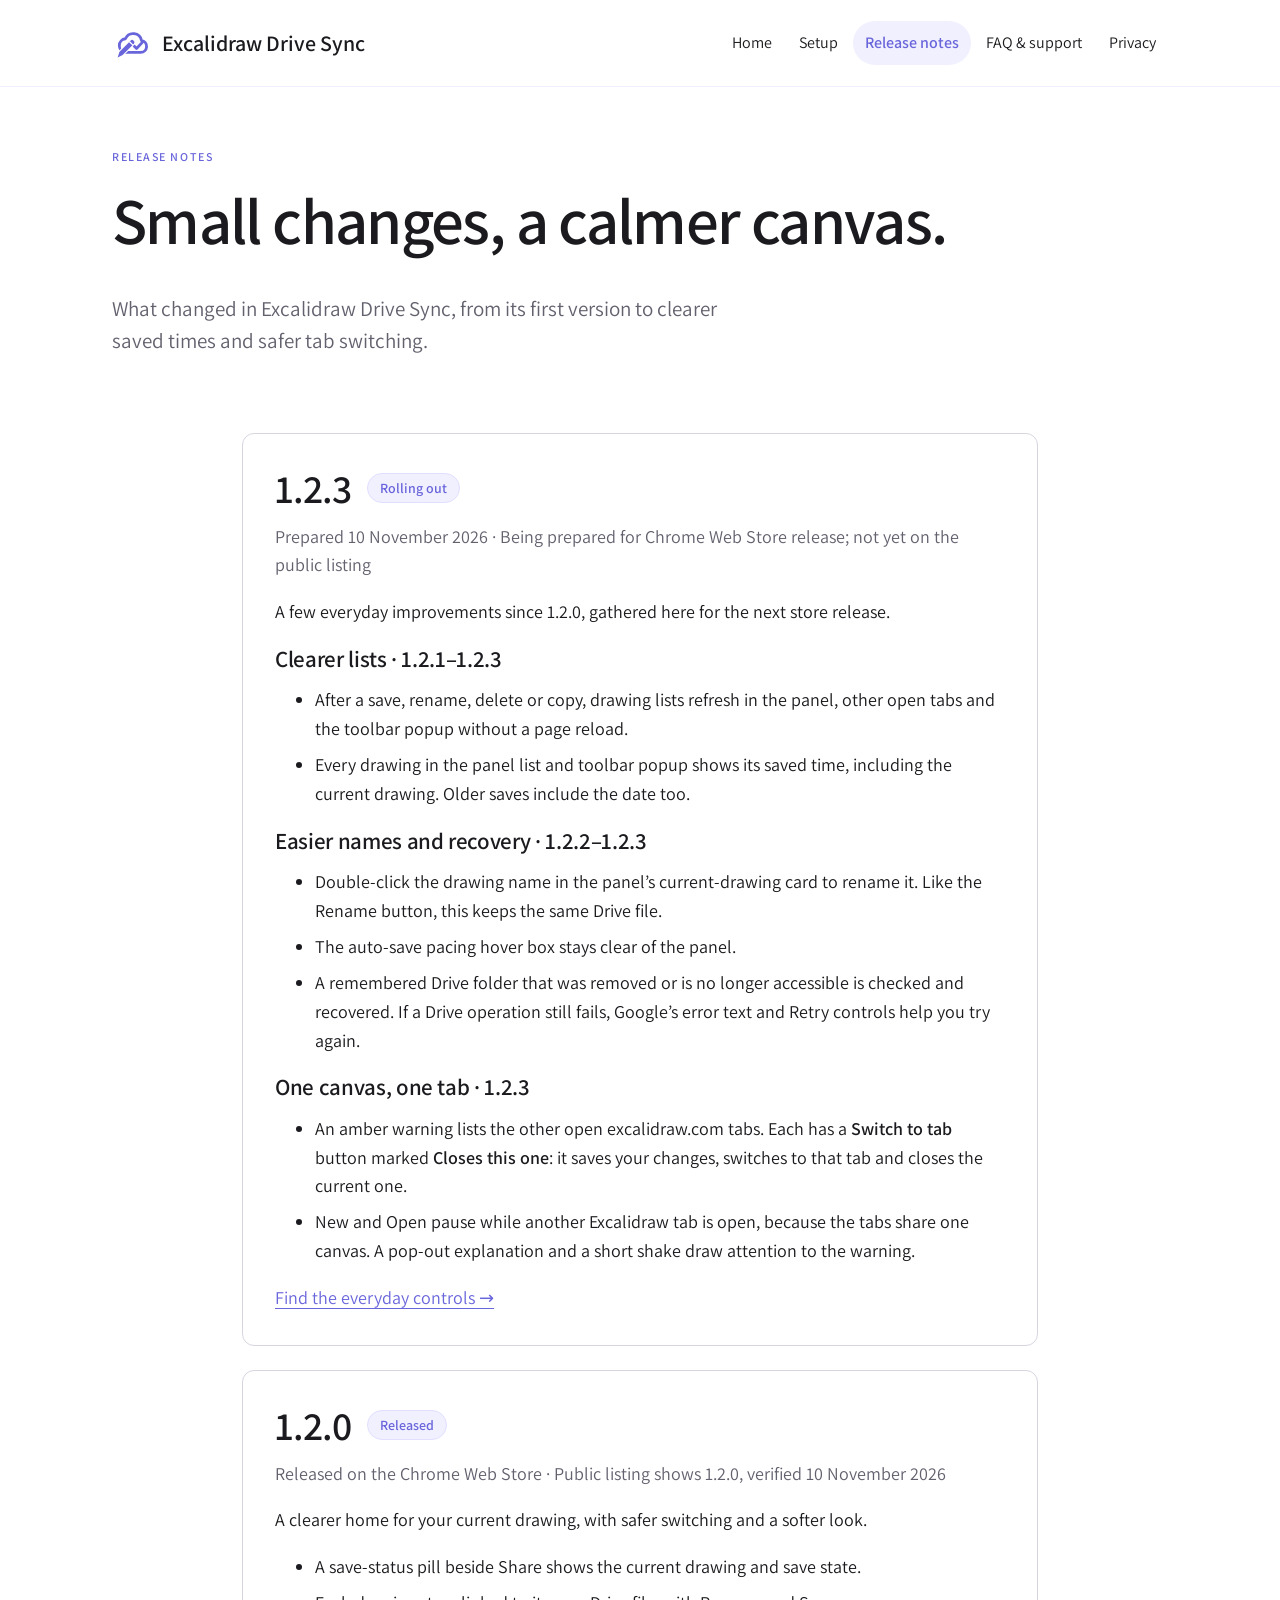
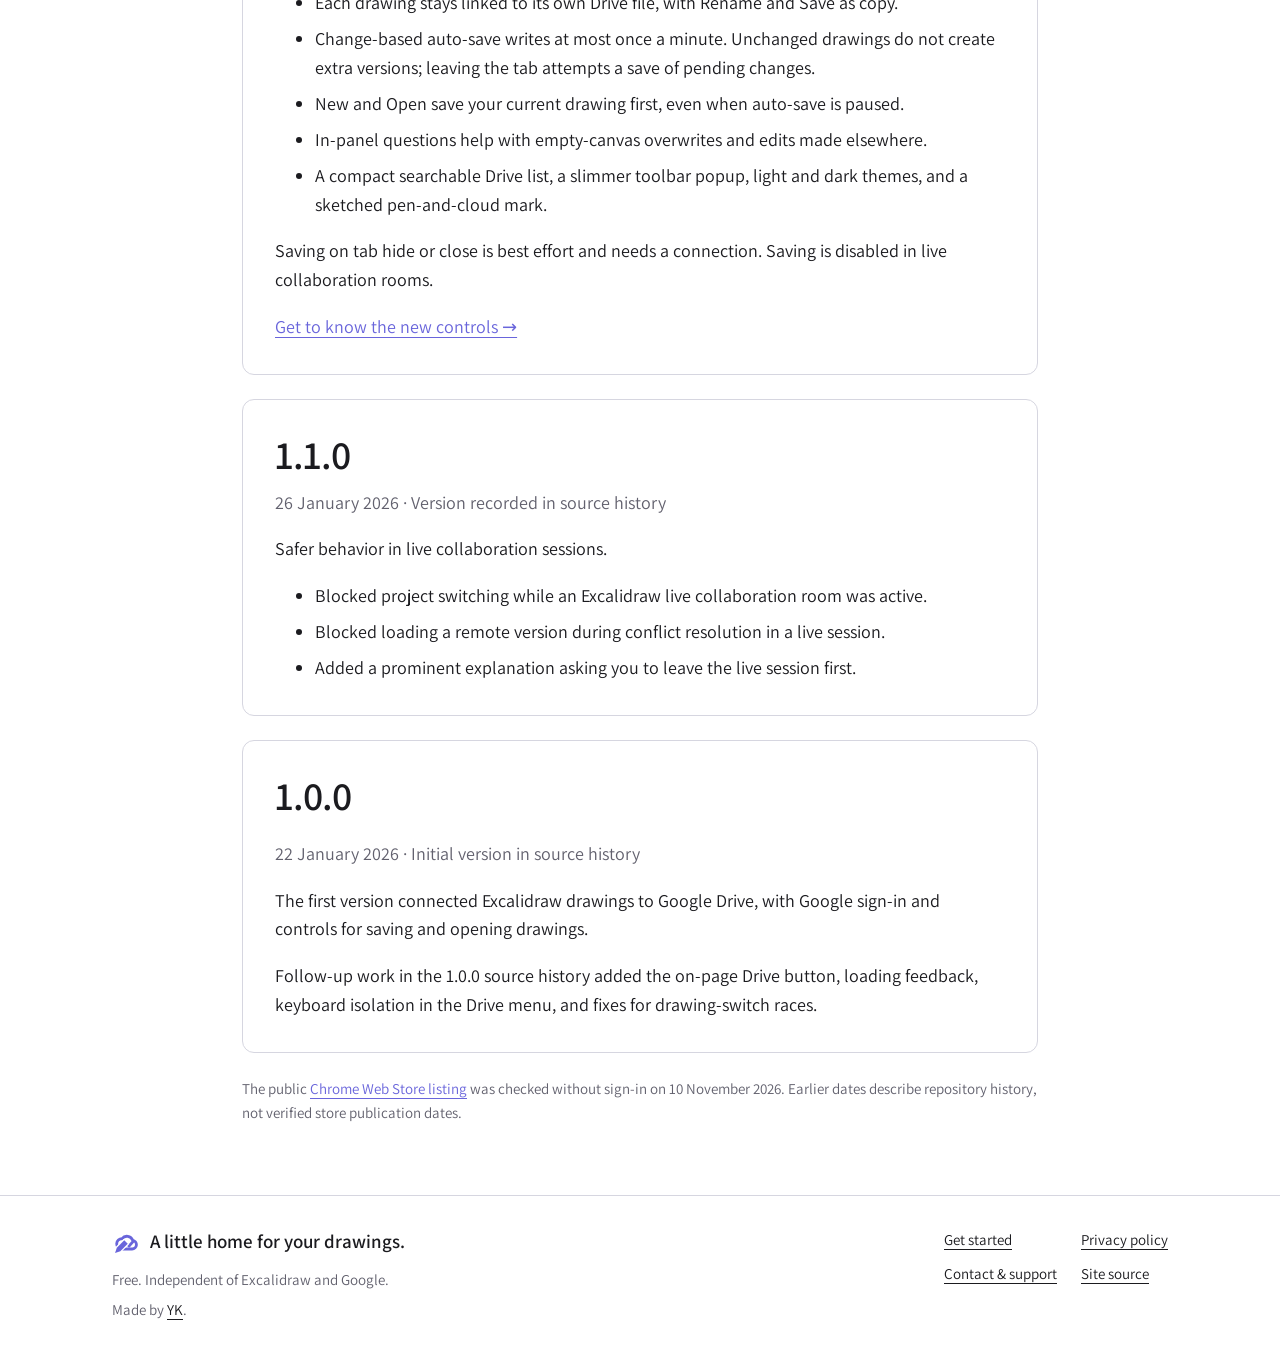
<file: release-notes.html>
<!doctype html>
<html lang="en">
<head>
<meta charset="utf-8"><meta name="viewport" content="width=device-width, initial-scale=1">
<title>Release notes — Excalidraw Drive Sync</title>
<meta name="description" content="Excalidraw Drive Sync 1.2.3 is rolling out: saved times, safer tab switching, double-click rename and Drive folder recovery. Version 1.2.0 is released."><meta name="color-scheme" content="light dark">
<meta name="theme-color" content="#ffffff" media="(prefers-color-scheme: light)"><meta name="theme-color" content="#121212" media="(prefers-color-scheme: dark)">
<link rel="canonical" href="https://yck2024.github.io/excalidraw-drive-sync-guide/release-notes.html"><link rel="icon" type="image/svg+xml" href="assets/img/icon-small-sketch.svg">
<link rel="preload" href="assets/fonts/Assistant-Regular.woff2" as="font" type="font/woff2" crossorigin>
<link rel="stylesheet" href="assets/css/tokens.css"><link rel="stylesheet" href="assets/css/site.css">
</head>
<body><a class="skip-link" href="#main">Skip to content</a>
<header class="site-header"><div class="wrap"><a class="brand" href="index.html"><img src="assets/img/icon-v3-sketch-final.svg" width="40" height="40" alt="">Excalidraw Drive Sync</a><nav aria-label="Main"><ul><li><a href="index.html">Home</a></li><li><a href="setup.html">Setup</a></li><li><a href="release-notes.html" aria-current="page">Release notes</a></li><li><a href="faq.html">FAQ &amp; support</a></li><li><a href="privacy.html">Privacy</a></li></ul></nav></div></header>
<main id="main"><section class="page-head wrap"><p class="eyebrow">Release notes</p><h1>Small changes, a calmer canvas.</h1><p class="lead">What changed in Excalidraw Drive Sync, from its first version to clearer saved times and safer tab switching.</p></section><div class="wrap reading"><article class="card release" id="v1-2-3"><div class="release-heading"><h2>1.2.3</h2><span class="tag">Rolling out</span></div><p class="muted">Prepared 10 November 2026 · Being prepared for Chrome Web Store release; not yet on the public listing</p><p>A few everyday improvements since 1.2.0, gathered here for the next store release.</p><h3>Clearer lists · 1.2.1–1.2.3</h3><ul><li>After a save, rename, delete or copy, drawing lists refresh in the panel, other open tabs and the toolbar popup without a page reload.</li><li>Every drawing in the panel list and toolbar popup shows its saved time, including the current drawing. Older saves include the date too.</li></ul><h3>Easier names and recovery · 1.2.2–1.2.3</h3><ul><li>Double-click the drawing name in the panel’s current-drawing card to rename it. Like the Rename button, this keeps the same Drive file.</li><li>The auto-save pacing hover box stays clear of the panel.</li><li>A remembered Drive folder that was removed or is no longer accessible is checked and recovered. If a Drive operation still fails, Google’s error text and Retry controls help you try again.</li></ul><h3>One canvas, one tab · 1.2.3</h3><ul><li>An amber warning lists the other open excalidraw.com tabs. Each has a <strong>Switch to tab</strong> button marked <strong>Closes this one</strong>: it saves your changes, switches to that tab and closes the current one.</li><li>New and Open pause while another Excalidraw tab is open, because the tabs share one canvas. A pop-out explanation and a short shake draw attention to the warning.</li></ul><a href="setup.html#manage">Find the everyday controls →</a></article><article class="card release" id="v1-2-0"><div class="release-heading"><h2>1.2.0</h2><span class="tag">Released</span></div><p class="muted">Released on the Chrome Web Store · Public listing shows 1.2.0, verified 10 November 2026</p><p>A clearer home for your current drawing, with safer switching and a softer look.</p><ul><li>A save-status pill beside Share shows the current drawing and save state.</li><li>Each drawing stays linked to its own Drive file, with Rename and Save as copy.</li><li>Change-based auto-save writes at most once a minute. Unchanged drawings do not create extra versions; leaving the tab attempts a save of pending changes.</li><li>New and Open save your current drawing first, even when auto-save is paused.</li><li>In-panel questions help with empty-canvas overwrites and edits made elsewhere.</li><li>A compact searchable Drive list, a slimmer toolbar popup, light and dark themes, and a sketched pen-and-cloud mark.</li></ul><p>Saving on tab hide or close is best effort and needs a connection. Saving is disabled in live collaboration rooms.</p><a href="setup.html">Get to know the new controls →</a></article><article class="card release" id="v1-1-0"><div class="release-heading"><h2>1.1.0</h2></div><p class="muted">26 January 2026 · Version recorded in source history</p><p>Safer behavior in live collaboration sessions.</p><ul><li>Blocked project switching while an Excalidraw live collaboration room was active.</li><li>Blocked loading a remote version during conflict resolution in a live session.</li><li>Added a prominent explanation asking you to leave the live session first.</li></ul></article><article class="card release" id="v1-0-0"><h2>1.0.0</h2><p class="muted">22 January 2026 · Initial version in source history</p><p>The first version connected Excalidraw drawings to Google Drive, with Google sign-in and controls for saving and opening drawings.</p><p>Follow-up work in the 1.0.0 source history added the on-page Drive button, loading feedback, keyboard isolation in the Drive menu, and fixes for drawing-switch races.</p></article><p class="source-note">The public <a href="https://chromewebstore.google.com/detail/excalidraw-drive-sync/okpilcbnakdgjkckgehclioljodklocm">Chrome Web Store listing</a> was checked without sign-in on 10 November 2026. Earlier dates describe repository history, not verified store publication dates.</p></div></main>
<footer class="site-footer"><div class="wrap"><div><a class="brand footer-brand" href="index.html"><img src="assets/img/icon-small-sketch.svg" width="28" height="28" alt="">A little home for your drawings.</a><p>Free. Independent of Excalidraw and Google.</p><p>Made by <a href="https://kengblog.com/">YK</a>.</p></div><nav aria-label="Footer"><ul><li><a href="setup.html">Get started</a></li><li><a href="privacy.html">Privacy policy</a></li><li><a href="https://kengblog.com/contact.html">Contact &amp; support</a></li><li><a href="https://github.com/yck2024/excalidraw-drive-sync-guide">Site source</a></li></ul></nav></div></footer>
</body></html>
</file>
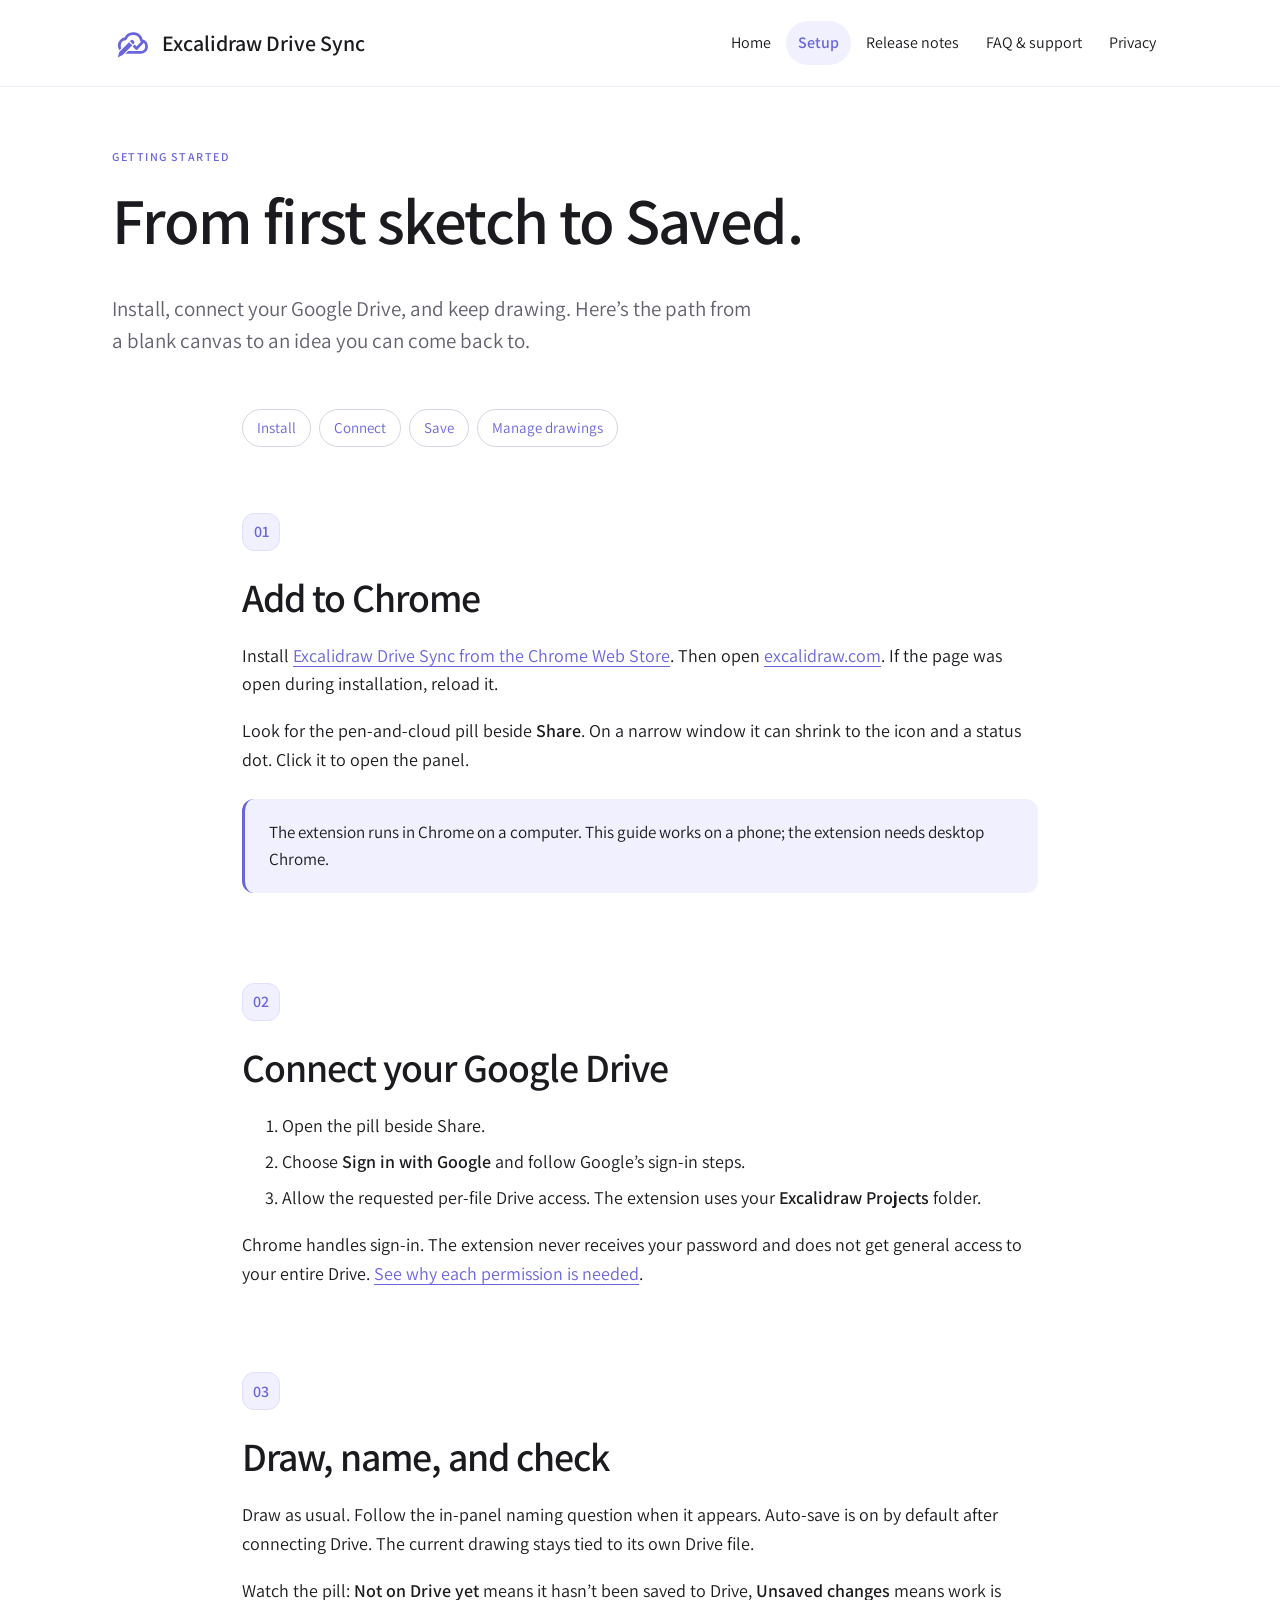
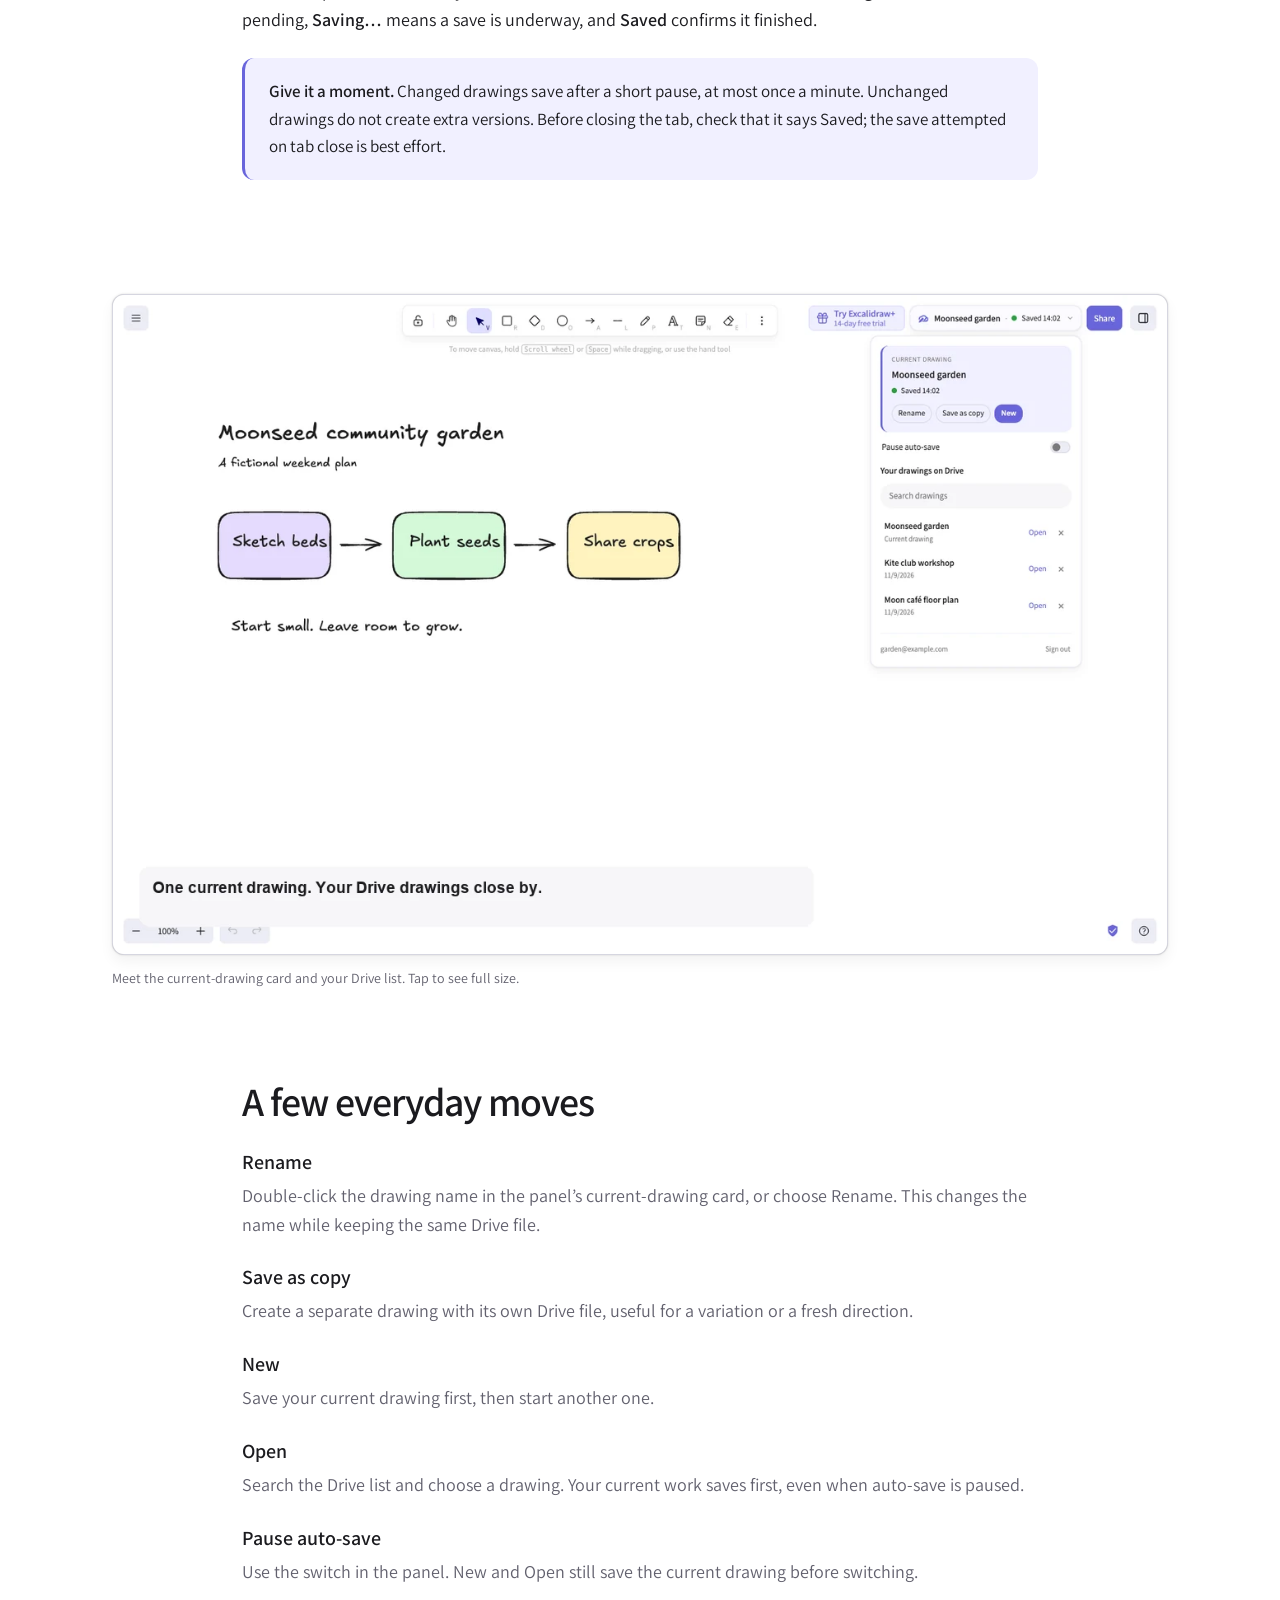
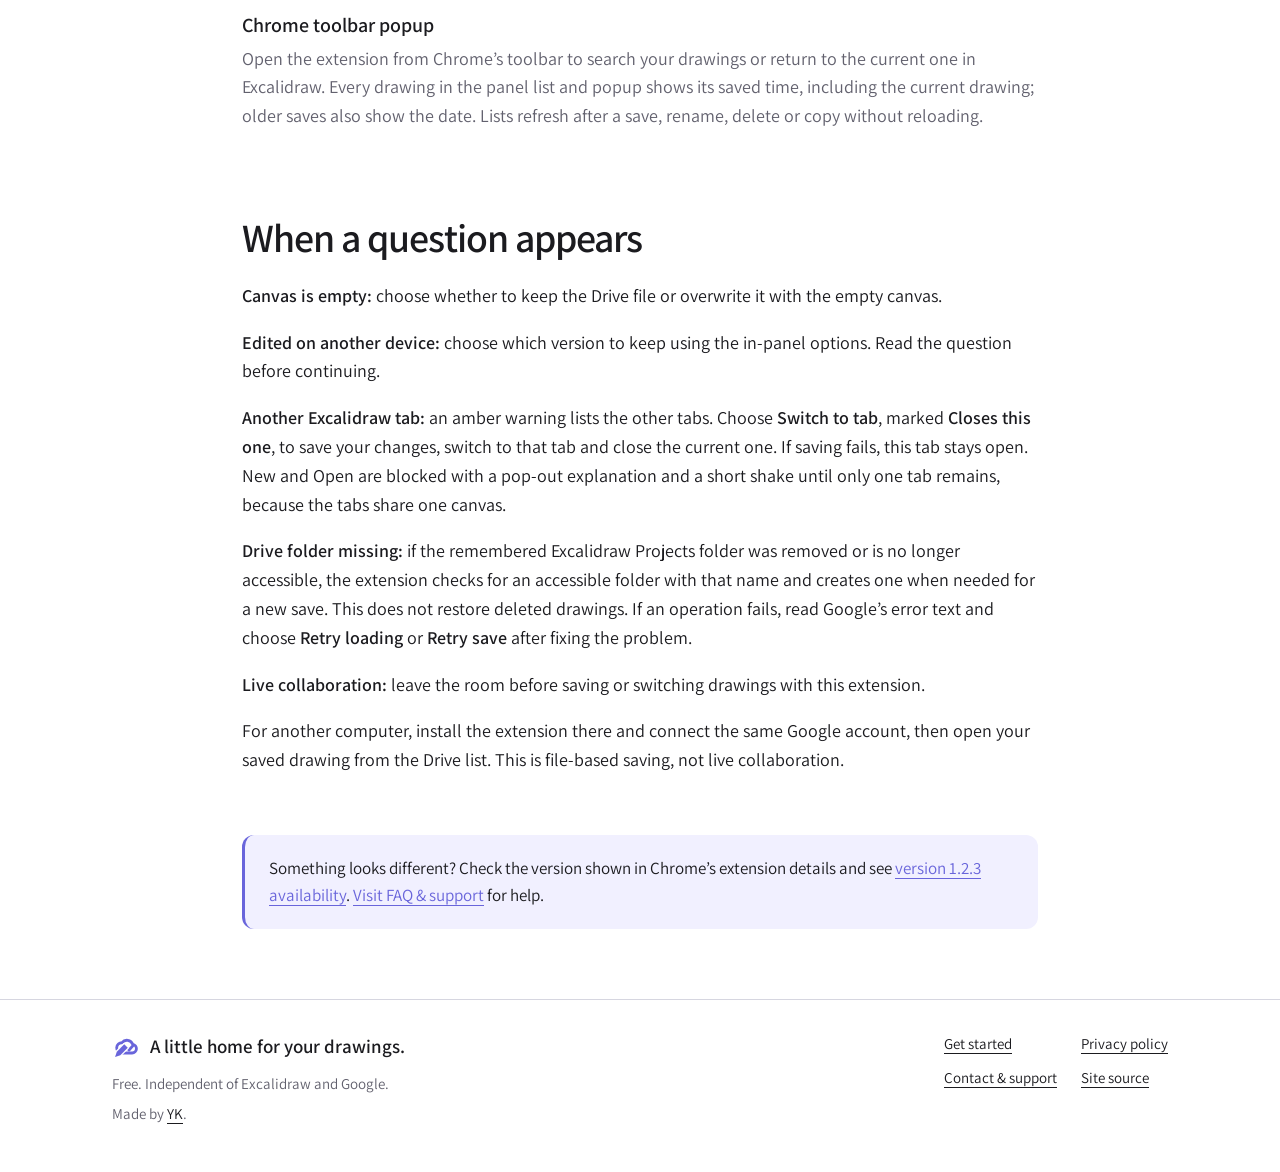
<file: setup.html>
<!doctype html>
<html lang="en">
<head>
<meta charset="utf-8"><meta name="viewport" content="width=device-width, initial-scale=1">
<title>Setup — Excalidraw Drive Sync</title>
<meta name="description" content="Get started with Excalidraw Drive Sync: install in Chrome, connect Google Drive, save drawings and understand the save-status pill."><meta name="color-scheme" content="light dark">
<meta name="theme-color" content="#ffffff" media="(prefers-color-scheme: light)"><meta name="theme-color" content="#121212" media="(prefers-color-scheme: dark)">
<link rel="canonical" href="https://yck2024.github.io/excalidraw-drive-sync-guide/setup.html"><link rel="icon" type="image/svg+xml" href="assets/img/icon-small-sketch.svg">
<link rel="preload" href="assets/fonts/Assistant-Regular.woff2" as="font" type="font/woff2" crossorigin>
<link rel="stylesheet" href="assets/css/tokens.css"><link rel="stylesheet" href="assets/css/site.css">
</head>
<body><a class="skip-link" href="#main">Skip to content</a>
<header class="site-header"><div class="wrap"><a class="brand" href="index.html"><img src="assets/img/icon-v3-sketch-final.svg" width="40" height="40" alt="">Excalidraw Drive Sync</a><nav aria-label="Main"><ul><li><a href="index.html">Home</a></li><li><a href="setup.html" aria-current="page">Setup</a></li><li><a href="release-notes.html">Release notes</a></li><li><a href="faq.html">FAQ &amp; support</a></li><li><a href="privacy.html">Privacy</a></li></ul></nav></div></header>
<main id="main"><section class="page-head wrap"><p class="eyebrow">Getting started</p><h1>From first sketch to Saved.</h1><p class="lead">Install, connect your Google Drive, and keep drawing. Here’s the path from a blank canvas to an idea you can come back to.</p></section><div class="wrap reading"><nav aria-label="On this page"><ul class="toc"><li><a href="#install">Install</a></li><li><a href="#connect">Connect</a></li><li><a href="#save">Save</a></li><li><a href="#manage">Manage drawings</a></li></ul></nav><section class="section" id="install"><span class="step-num">01</span><h2>Add to Chrome</h2><p>Install <a href="https://chromewebstore.google.com/detail/excalidraw-drive-sync/okpilcbnakdgjkckgehclioljodklocm">Excalidraw Drive Sync from the Chrome Web Store</a>. Then open <a href="https://excalidraw.com/">excalidraw.com</a>. If the page was open during installation, reload it.</p><p>Look for the pen-and-cloud pill beside <strong>Share</strong>. On a narrow window it can shrink to the icon and a status dot. Click it to open the panel.</p><aside class="note">The extension runs in Chrome on a computer. This guide works on a phone; the extension needs desktop Chrome.</aside></section><section class="section" id="connect"><span class="step-num">02</span><h2>Connect your Google Drive</h2><ol><li>Open the pill beside Share.</li><li>Choose <strong>Sign in with Google</strong> and follow Google’s sign-in steps.</li><li>Allow the requested per-file Drive access. The extension uses your <strong>Excalidraw Projects</strong> folder.</li></ol><p>Chrome handles sign-in. The extension never receives your password and does not get general access to your entire Drive. <a href="privacy.html#permissions">See why each permission is needed</a>.</p></section><section class="section" id="save"><span class="step-num">03</span><h2>Draw, name, and check</h2><p>Draw as usual. Follow the in-panel naming question when it appears. Auto-save is on by default after connecting Drive. The current drawing stays tied to its own Drive file.</p><p>Watch the pill: <strong>Not on Drive yet</strong> means it hasn’t been saved to Drive, <strong>Unsaved changes</strong> means work is pending, <strong>Saving…</strong> means a save is underway, and <strong>Saved</strong> confirms it finished.</p><aside class="note"><strong>Give it a moment.</strong> Changed drawings save after a short pause, at most once a minute. Unchanged drawings do not create extra versions. Before closing the tab, check that it says Saved; the save attempted on tab close is best effort.</aside></section></div><section class="section wrap"><figure><a class="image-link" href="assets/img/screenshot-02-panel.webp" aria-label="View full-size screenshot: Meet the current-drawing card and your Drive list."><img class="shot" src="assets/img/screenshot-02-panel.webp" width="1280" height="800" loading="lazy" alt="The open Drive panel in Excalidraw shows a current drawing named Moonseed garden, Saved 14:02, Rename, Save as copy, New, Pause auto-save, and the searchable Drive list."></a><figcaption>Meet the current-drawing card and your Drive list. <span>Tap to see full size.</span></figcaption></figure></section><div class="wrap reading"><section class="section" id="manage"><h2>A few everyday moves</h2><dl><dt>Rename</dt><dd>Double-click the drawing name in the panel’s current-drawing card, or choose Rename. This changes the name while keeping the same Drive file.</dd><dt>Save as copy</dt><dd>Create a separate drawing with its own Drive file, useful for a variation or a fresh direction.</dd><dt>New</dt><dd>Save your current drawing first, then start another one.</dd><dt>Open</dt><dd>Search the Drive list and choose a drawing. Your current work saves first, even when auto-save is paused.</dd><dt>Pause auto-save</dt><dd>Use the switch in the panel. New and Open still save the current drawing before switching.</dd><dt>Chrome toolbar popup</dt><dd>Open the extension from Chrome’s toolbar to search your drawings or return to the current one in Excalidraw. Every drawing in the panel list and popup shows its saved time, including the current drawing; older saves also show the date. Lists refresh after a save, rename, delete or copy without reloading.</dd></dl></section><section class="section"><h2>When a question appears</h2><p><strong>Canvas is empty:</strong> choose whether to keep the Drive file or overwrite it with the empty canvas.</p><p><strong>Edited on another device:</strong> choose which version to keep using the in-panel options. Read the question before continuing.</p><p><strong>Another Excalidraw tab:</strong> an amber warning lists the other tabs. Choose <strong>Switch to tab</strong>, marked <strong>Closes this one</strong>, to save your changes, switch to that tab and close the current one. If saving fails, this tab stays open. New and Open are blocked with a pop-out explanation and a short shake until only one tab remains, because the tabs share one canvas.</p><p><strong>Drive folder missing:</strong> if the remembered Excalidraw Projects folder was removed or is no longer accessible, the extension checks for an accessible folder with that name and creates one when needed for a new save. This does not restore deleted drawings. If an operation fails, read Google’s error text and choose <strong>Retry loading</strong> or <strong>Retry save</strong> after fixing the problem.</p><p><strong>Live collaboration:</strong> leave the room before saving or switching drawings with this extension.</p><p>For another computer, install the extension there and connect the same Google account, then open your saved drawing from the Drive list. This is file-based saving, not live collaboration.</p></section><aside class="note">Something looks different? Check the version shown in Chrome’s extension details and see <a href="release-notes.html#v1-2-3">version 1.2.3 availability</a>. <a href="faq.html">Visit FAQ &amp; support</a> for help.</aside></div></main>
<footer class="site-footer"><div class="wrap"><div><a class="brand footer-brand" href="index.html"><img src="assets/img/icon-small-sketch.svg" width="28" height="28" alt="">A little home for your drawings.</a><p>Free. Independent of Excalidraw and Google.</p><p>Made by <a href="https://kengblog.com/">YK</a>.</p></div><nav aria-label="Footer"><ul><li><a href="setup.html">Get started</a></li><li><a href="privacy.html">Privacy policy</a></li><li><a href="https://kengblog.com/contact.html">Contact &amp; support</a></li><li><a href="https://github.com/yck2024/excalidraw-drive-sync-guide">Site source</a></li></ul></nav></div></footer>
</body></html>
</file>
<file: assets/css/tokens.css>
/* Snapshot of the extension's generated design tokens; upstream provenance is in README.md.
   Preserve generated values from upstream tokens.json rather than editing them here.
   This guide uses :root; :host selectors are retained from the extension stylesheet. */
:host, :root {
  --eds-font-ui: 13px;
  --eds-font-pill: 13.33px;
  --eds-font-label: 11px;
  --eds-font-title: 14px;
  --eds-font-family: Assistant, system-ui, -apple-system, 'Segoe UI', Roboto, Helvetica, Arial, sans-serif;
  --eds-size-control: 36px;
  --eds-size-pill: 38px;
  --eds-size-panel: 320px;
  --eds-size-gap: 8px;
  --eds-size-pad: 14px;
  --eds-size-dot: 8px;
  --eds-size-mark: 18px;
  --eds-size-icon: 20px;
  --eds-size-pad-card: 14px;
  --eds-size-chip: 28px;
  --eds-radius-md: 8px;
  --eds-radius-lg: 12px;
  --eds-radius-pill: 12px;
  --eds-radius-chip: 999px;
  --eds-radius-field: 999px;
  --eds-shadow-island: 0 0 1px rgba(0,0,0,.17), 0 0 3px rgba(0,0,0,.08), 0 7px 14px rgba(0,0,0,.05);
}

/* light (default) */
:host, :root {
  --eds-accent: #6965db;
  --eds-accent-hover: #5753d0;
  --eds-accent-soft: #f1f0ff;
  --eds-accent-container: #e0dfff;
  --eds-on-accent: #ffffff;
  --eds-island: #ffffff;
  --eds-page: #ffffff;
  --eds-border: #f1f0ff;
  --eds-border-strong: #d6d6e0;
  --eds-surface: #f6f6f9;
  --eds-surface-low: #ececf4;
  --eds-text: #1b1b1f;
  --eds-text-muted: #7a7a7a;
  --eds-text-faint: #999999;
  --eds-saved: #2f9e44;
  --eds-unsaved: #e8590c;
  --eds-saving: #6965db;
  --eds-none: #adb5bd;
  --eds-conflict: #e03131;
  --eds-danger-bg: #fff0f0;
  --eds-danger-text: #c92a2a;
  --eds-pill-bg: #fbfbff;
  --eds-pill-border: #f1f0ff;
  --eds-card-tint: #f1f0ff;
  --eds-card-edge: #6965db;
  --eds-field-bg: #f6f6f9;
  --eds-row-hover: #f6f6f9;
  --eds-chip-border: #d6d6e0;
}

/* dark: page UI follows Excalidraw's own theme class (ADR 0013) */
:host-context(.excalidraw.theme--dark), :host([data-theme="dark"]) {
  --eds-accent: #a8a5ff;
  --eds-accent-hover: #bbb8ff;
  --eds-accent-soft: #2e2d39;
  --eds-accent-container: #403e6a;
  --eds-on-accent: #121212;
  --eds-island: #232329;
  --eds-page: #121212;
  --eds-border: #2e2d39;
  --eds-border-strong: #3f3e4d;
  --eds-surface: #1b1b21;
  --eds-surface-low: #27272f;
  --eds-text: #e3e3e8;
  --eds-text-muted: #999999;
  --eds-text-faint: #7a7a7a;
  --eds-saved: #69db7c;
  --eds-unsaved: #ffa94d;
  --eds-saving: #a8a5ff;
  --eds-none: #868e96;
  --eds-conflict: #ff8787;
  --eds-danger-bg: #3a2222;
  --eds-danger-text: #ffa8a5;
  --eds-pill-bg: #2a2940;
  --eds-pill-border: #2e2d39;
  --eds-card-tint: #2f2d44;
  --eds-card-edge: #a8a5ff;
  --eds-field-bg: #2e2d39;
  --eds-row-hover: #2a2a33;
  --eds-chip-border: #3f3e4d;
}

/* The guide, like the extension popup, follows system appearance. */
@media (prefers-color-scheme: dark) {
  :root:not([data-theme="light"]) {
    --eds-accent: #a8a5ff;
    --eds-accent-hover: #bbb8ff;
    --eds-accent-soft: #2e2d39;
    --eds-accent-container: #403e6a;
    --eds-on-accent: #121212;
    --eds-island: #232329;
    --eds-page: #121212;
    --eds-border: #2e2d39;
    --eds-border-strong: #3f3e4d;
    --eds-surface: #1b1b21;
    --eds-surface-low: #27272f;
    --eds-text: #e3e3e8;
    --eds-text-muted: #999999;
    --eds-text-faint: #7a7a7a;
    --eds-saved: #69db7c;
    --eds-unsaved: #ffa94d;
    --eds-saving: #a8a5ff;
    --eds-none: #868e96;
    --eds-conflict: #ff8787;
    --eds-danger-bg: #3a2222;
    --eds-danger-text: #ffa8a5;
    --eds-pill-bg: #2a2940;
    --eds-pill-border: #2e2d39;
    --eds-card-tint: #2f2d44;
    --eds-card-edge: #a8a5ff;
    --eds-field-bg: #2e2d39;
    --eds-row-hover: #2a2a33;
    --eds-chip-border: #3f3e4d;
}
}

/* saving pulse */
@keyframes eds-pulse { 0%,100% { opacity: 1 } 50% { opacity: .35 } }
@media (prefers-reduced-motion: reduce) { .eds-dot.saving { animation: none } }
</file>
<file: assets/css/site.css>
/* Shared header, cards, steps, screenshot frames and FAQ pattern adapted from
   yck2024/ai-prompt-assistant. Palette and artwork: approved Drive Sync Soft kit. */
@font-face{font-family:Assistant;src:url('../fonts/Assistant-Regular.woff2') format('woff2');font-weight:400;font-style:normal;font-display:swap}
@font-face{font-family:Assistant;src:url('../fonts/Assistant-SemiBold.woff2') format('woff2');font-weight:600 900;font-style:normal;font-display:swap}
:root{color-scheme:light dark;--muted:#62616e;--heading:var(--eds-text);--max:1120px;--gutter:32px}
@media(prefers-color-scheme:dark){:root{--muted:#b1afbe}}
* ,*::before,*::after{box-sizing:border-box}
html{scroll-padding-top:24px;-webkit-text-size-adjust:100%}
body{margin:0;background:var(--eds-page);color:var(--eds-text);font:400 18px/1.6 var(--eds-font-family);overflow-wrap:break-word}
img{display:block;max-width:100%;height:auto}
a{color:var(--eds-accent);text-underline-offset:4px;text-decoration-thickness:1px}
a:hover{text-decoration-thickness:2px}
:focus-visible{outline:3px solid var(--eds-accent);outline-offset:4px;border-radius:4px}
h1,h2,h3{font-weight:600;line-height:1.12;letter-spacing:-.025em;margin:0 0 .55em;color:var(--heading)}
h1{font-size:clamp(42px,5.1vw,66px)}h2{font-size:clamp(29px,3.5vw,40px)}h3{font-size:23px;letter-spacing:-.015em;line-height:1.25}
p,ul,ol,dl{margin:0 0 1em}li+li{margin-top:.4em}strong{font-weight:600}
.wrap{width:100%;max-width:var(--max);margin:0 auto;padding-left:var(--gutter);padding-right:var(--gutter)}
.reading{max-width:860px}.reading .section{padding-left:0;padding-right:0}
.site-header{border-bottom:1px solid var(--eds-border);padding:21px 0}
.site-header .wrap{display:flex;align-items:center;justify-content:space-between;gap:16px;flex-wrap:wrap}
.brand{display:inline-flex;align-items:center;gap:10px;font-size:22px;font-weight:600;text-decoration:none;color:var(--eds-text);line-height:1.2}
.brand img{flex:none}.site-header nav ul{display:flex;gap:3px;flex-wrap:wrap;list-style:none;margin:0;padding:0}
.site-header nav li+li{margin:0}.site-header nav a{display:block;font-size:16px;padding:9px 12px;color:var(--eds-text);text-decoration:none;border-radius:999px}
.site-header nav a:hover{background:var(--eds-surface)}.site-header nav a[aria-current]{background:var(--eds-card-tint);color:var(--eds-accent);font-weight:600}
.skip-link{position:absolute;top:-100px;left:16px;z-index:20;background:var(--eds-accent);color:var(--eds-on-accent);padding:10px 18px;border-radius:12px}.skip-link:focus{top:8px}
.hero{display:grid;grid-template-columns:1.35fr .85fr;gap:36px;align-items:center;padding-top:70px;padding-bottom:52px}
.eyebrow{text-transform:uppercase;letter-spacing:.13em;font-size:12px;font-weight:600;color:var(--eds-accent);margin-bottom:18px}
.lead{font-size:21px;line-height:1.55;max-width:53ch;color:var(--muted)}
.underlined{position:relative;white-space:nowrap}.underlined::after{content:'';position:absolute;left:0;right:0;bottom:-4px;border-bottom:3px solid var(--eds-accent);border-radius:50%;transform:rotate(-1.5deg)}
.btn-row{display:flex;gap:12px;flex-wrap:wrap;margin:26px 0 18px}.btn{display:inline-flex;justify-content:center;align-items:center;gap:18px;min-height:48px;padding:11px 20px;border:1px solid var(--eds-chip-border);border-radius:12px;font-size:17px;font-weight:600;text-decoration:none;line-height:1.3}
.btn:hover{text-decoration:none;background:var(--eds-surface)}.btn-primary{background:var(--eds-accent);border-color:var(--eds-accent);color:var(--eds-on-accent)}.btn-primary:hover{background:var(--eds-accent-hover)}.btn-quiet{color:var(--eds-text)}
.release-line{font-size:14px;display:flex;align-items:center;gap:8px;color:var(--muted);margin:0 0 24px}.release-line a{color:var(--muted)}
.dot{display:inline-block;flex:none;width:7px;height:7px;background:var(--eds-accent);border-radius:50%}.dot.saved{background:var(--eds-saved)}.dot.unsaved{background:var(--eds-unsaved)}.dot.none{background:var(--eds-none)}
.badges{list-style:none;display:flex;flex-wrap:wrap;gap:8px 16px;padding:0;font-size:14px;color:var(--muted)}.badges li+li{margin:0}.badges li::before{content:'✓';margin-right:6px;color:var(--eds-accent)}
.hero-art{display:flex;flex-direction:column;align-items:center;position:relative;padding:16px 0}.hero-art .doodle{width:min(100%,320px)}
.sample-pill{display:flex;gap:10px;align-items:center;padding:12px 16px;border:1px solid var(--eds-pill-border);background:var(--eds-pill-bg);box-shadow:var(--eds-shadow-island);border-radius:12px;font-size:14px;transform:rotate(-3deg);white-space:nowrap}.sample-pill span{display:flex;align-items:center;gap:6px}.art-note{font-size:16px;color:var(--muted);margin-top:18px;transform:rotate(-3deg)}
.section{padding-top:48px;padding-bottom:18px}.section-heading{display:flex;align-items:end;justify-content:space-between;gap:32px;margin-bottom:24px}.section-heading p:last-child{font-size:17px;color:var(--muted);margin-bottom:5px}.section-heading .eyebrow{margin-bottom:14px}.section-heading h2{margin-bottom:0}.section-intro{max-width:68ch;color:var(--muted)}
figure{margin:24px 0}figure .shot{border:1px solid var(--eds-border-strong);border-radius:12px;box-shadow:var(--eds-shadow-island);background:#fff;width:100%}.image-link{display:block;border-radius:12px}figcaption{font-size:14px;color:var(--muted);margin-top:12px}figcaption span{white-space:nowrap}
.grid,.grid-3{display:grid;gap:18px;grid-template-columns:repeat(2,minmax(0,1fr));margin-top:24px}.grid-3{grid-template-columns:repeat(3,minmax(0,1fr))}.grid p{color:var(--muted)}.grid figure{margin-top:0}.grid h3{margin-top:20px}
.card{padding:26px;background:var(--eds-island);border:1px solid var(--eds-border-strong);border-radius:12px}.card>:last-child{margin-bottom:0}.grid-3 .card{background:var(--eds-card-tint);border-color:var(--eds-border)}.step-num{display:inline-flex;align-items:center;justify-content:center;width:38px;height:38px;border-radius:12px;border:1px solid var(--eds-accent-container);color:var(--eds-accent);background:var(--eds-accent-soft);font-size:16px;font-weight:600;margin-bottom:24px}.section-link{margin-top:22px;font-weight:600}
.states{display:flex;flex-wrap:wrap;gap:10px;margin:24px 0}.states>span{display:flex;align-items:center;gap:8px;padding:8px 14px;background:var(--eds-pill-bg);border:1px solid var(--eds-border-strong);border-radius:12px;font-size:15px}
.note{padding:20px 24px;border-radius:12px;background:var(--eds-card-tint);border-left:3px solid var(--eds-card-edge);font-size:17px;margin:24px 0}.callout{display:flex;gap:40px;align-items:center;justify-content:space-between;background:var(--eds-card-tint);border-radius:12px;padding:36px}.callout div{max-width:720px}.callout img{flex:none}.callout p:not(.eyebrow){color:var(--muted)}.callout a{font-weight:600}.final-cta{text-align:center;padding-top:72px;padding-bottom:32px}.final-cta p{color:var(--muted)}.final-cta .btn-row{justify-content:center}
.page-head{padding-top:60px;padding-bottom:22px}.page-head h1{max-width:850px}.page-head .lead{max-width:65ch}.page-head+.reading{padding-top:8px}.toc{display:flex;gap:8px;flex-wrap:wrap;list-style:none;padding:0}.toc li+li{margin:0}.toc a{display:block;padding:6px 14px;border:1px solid var(--eds-border-strong);border-radius:999px;font-size:15px;text-decoration:none}.toc a:hover{background:var(--eds-surface)}
dt{font-weight:600;margin-top:22px;font-size:20px}dd{margin:4px 0 16px;color:var(--muted)}code{font-family:ui-monospace,monospace;font-size:.84em;overflow-wrap:anywhere;background:var(--eds-surface);padding:2px 5px;border-radius:5px}.muted,.source-note{color:var(--muted)}.source-note{font-size:15px;margin:24px 0}.release{margin:24px 0;padding:32px}.release-heading{display:flex;align-items:center;gap:16px;margin-bottom:12px}.release-heading h2{margin:0}.tag{display:inline-block;border:1px solid var(--eds-accent-container);background:var(--eds-card-tint);color:var(--eds-accent);border-radius:999px;padding:3px 12px;font-size:14px;font-weight:600}.effective{color:var(--muted);font-size:16px}.prose section{margin:36px 0}.prose h2{font-size:30px}.prose h3{margin-top:24px}
.faq details{border:1px solid var(--eds-border-strong);border-radius:12px;margin:12px 0;background:var(--eds-island)}.faq summary{cursor:pointer;padding:18px 22px;font-size:19px;font-weight:600;display:flex;align-items:center;justify-content:space-between;gap:18px;list-style:none;line-height:1.35}.faq summary::-webkit-details-marker{display:none}.faq summary::after{content:'+';font-size:24px;color:var(--eds-accent)}.faq details[open] summary::after{content:'−'}.faq .answer{padding:0 22px 20px;color:var(--muted)}.faq .answer p{margin:0}.support{margin-top:42px;justify-content:start}.support h2{font-size:30px}.support img{order:0}
.site-footer{border-top:1px solid var(--eds-border-strong);padding:32px 0 40px;margin-top:70px;font-size:15px;color:var(--muted)}.site-footer .wrap{display:flex;justify-content:space-between;gap:36px}.site-footer .brand{font-size:19px;margin-bottom:12px}.site-footer p{margin:0 0 6px}.site-footer ul{list-style:none;display:grid;grid-template-columns:auto auto;gap:10px 24px;padding:0;margin:0}.site-footer li+li{margin:0}.site-footer a{color:var(--eds-text)}
@media(max-width:900px){.site-header .wrap{justify-content:center}.hero{grid-template-columns:1.25fr .75fr;gap:16px;padding-top:48px}.sample-pill{font-size:12px;padding:10px;gap:6px}.hero-art .doodle{max-width:260px}.sample-pill img{width:18px}.section-heading{align-items:start}.section-heading p:last-child{max-width:32ch}.grid-3{gap:12px}.card{padding:22px}}
@media(max-width:680px){:root{--gutter:20px}body{font-size:17px}.site-header{padding:16px 0}.site-header .wrap{justify-content:start;gap:16px}.brand{font-size:21px}.brand img{width:34px}.site-header nav a{font-size:14px;padding:8px 10px}.hero{display:flex;flex-direction:column;align-items:stretch;padding-top:38px;padding-bottom:8px;gap:12px}.hero h1{font-size:46px}.lead{font-size:20px}.hero-art{padding-top:0}.hero-art .doodle{max-width:220px}.sample-pill{font-size:13px;gap:8px;padding:12px}.art-note{margin-top:14px;margin-bottom:0}.section{padding-top:40px}.section-heading{display:block}.section-heading p:last-child{max-width:none;margin-top:16px}.grid,.grid-3{grid-template-columns:1fr}.grid{gap:22px}.card{padding:24px}.step-num{margin-bottom:18px}.grid h3{margin-top:14px}.section-heading br{display:none}.callout{padding:26px;gap:20px}.callout>img{width:64px}.callout:not(.support)>img{display:none}.final-cta{padding-top:48px}.btn-row{gap:10px}.btn{font-size:16px;padding:12px 16px;gap:10px}.page-head{padding-top:36px}.page-head h1{font-size:42px}.note{padding:18px;font-size:16px}.release{padding:24px}.site-footer .wrap{display:block}.site-footer ul{display:flex;flex-wrap:wrap;gap:12px 22px;margin-top:22px}.faq summary{padding:17px 18px;font-size:18px}.faq .answer{padding-left:18px;padding-right:18px}.support{display:block}.support img{margin-bottom:22px}.support h2{font-size:30px}figcaption{font-size:13px}}
@media(prefers-reduced-motion:reduce){*{scroll-behavior:auto!important}}
</file>
